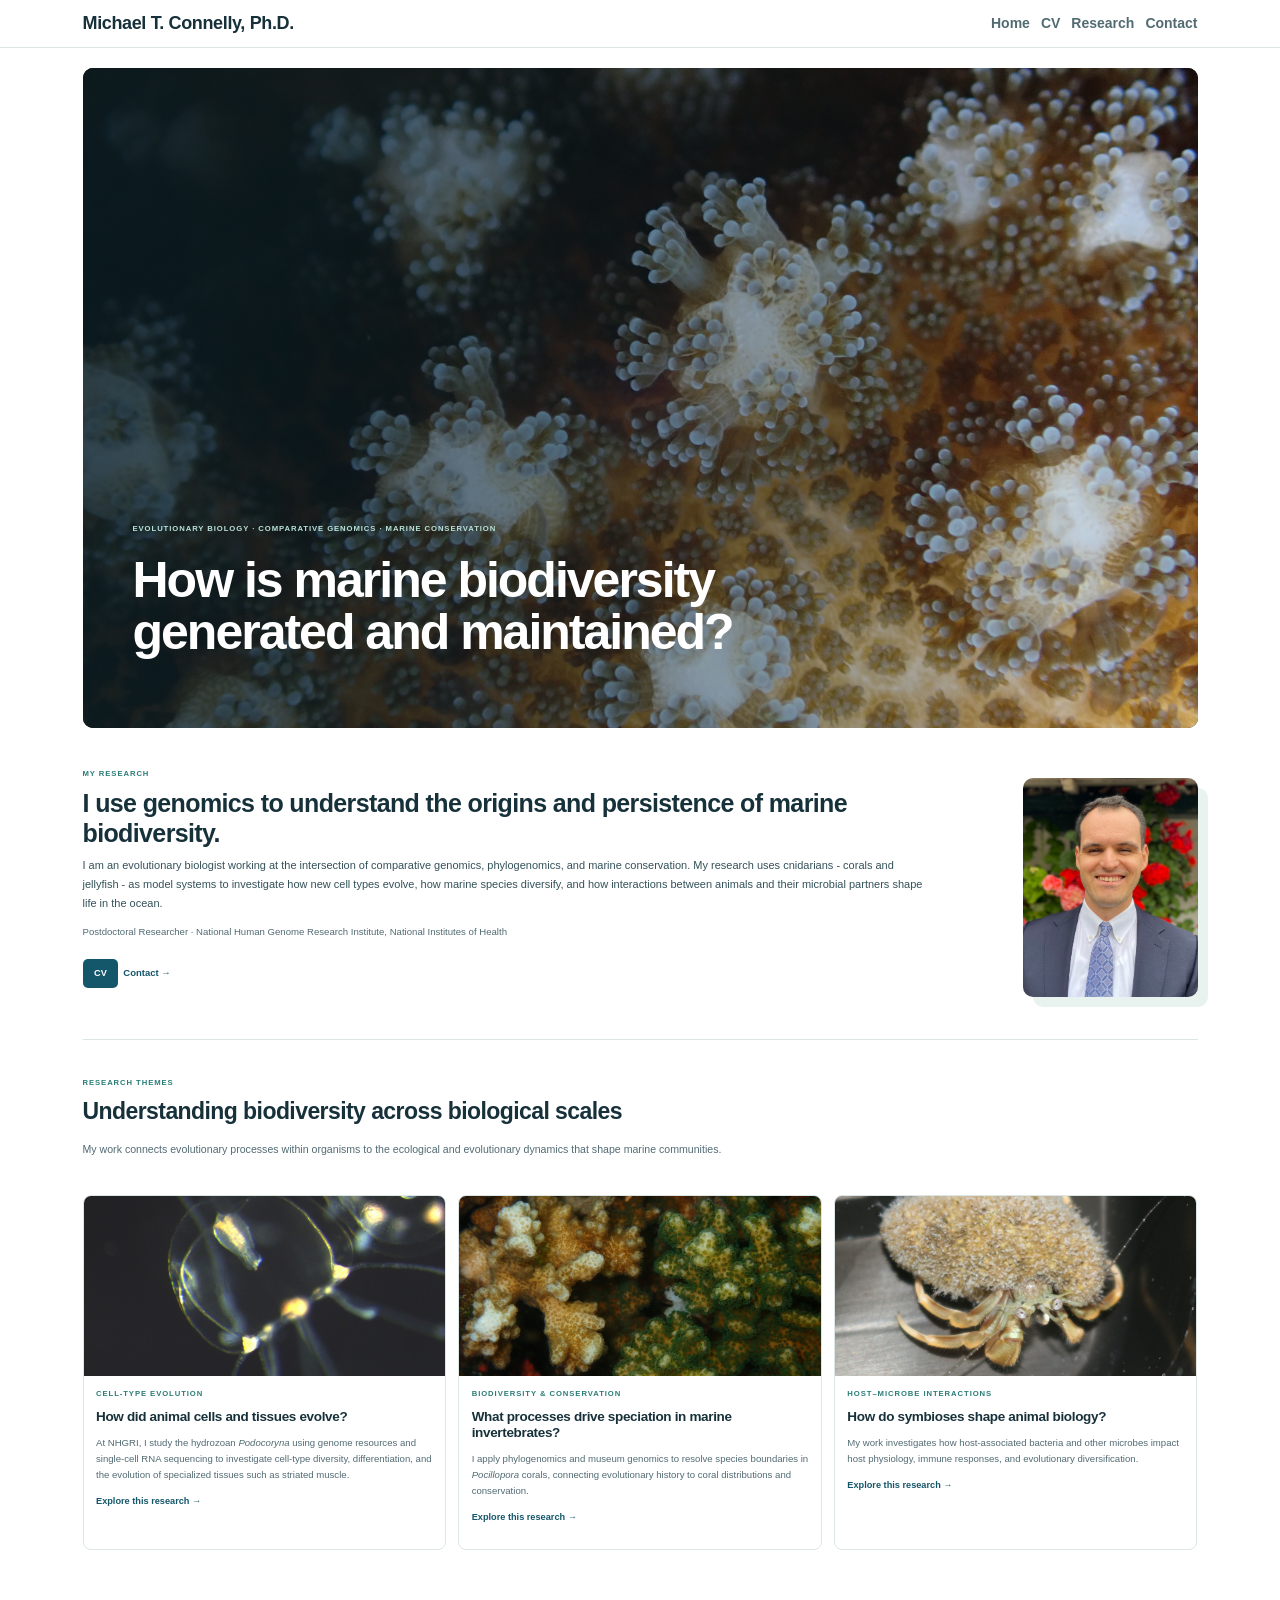
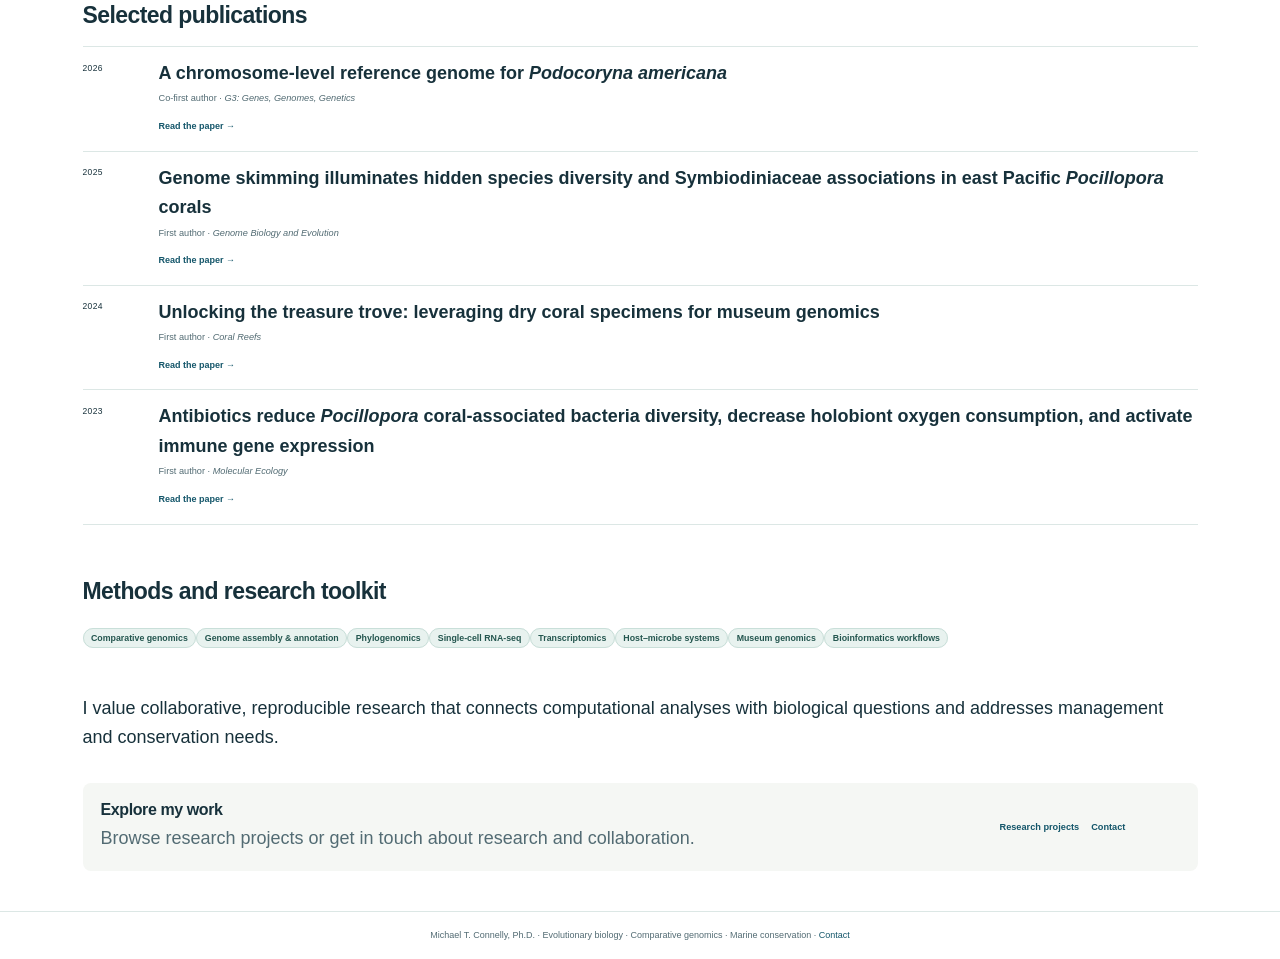
<file: index.html>
<!doctype html>
<html lang="en">
<head>
  <meta charset="utf-8">
  <meta name="viewport" content="width=device-width, initial-scale=1">
  <meta name="description" content="Michael T. Connelly, evolutionary biologist working in comparative genomics, cnidarian cell-type evolution, coral biodiversity, and marine conservation.">
  <title>Michael T. Connelly, Ph.D. | Michael T. Connelly</title>
<script src="site_libs/header-attrs-2.32/header-attrs.js"></script>
<script src="site_libs/jquery-3.6.0/jquery-3.6.0.min.js"></script>
<meta name="viewport" content="width=device-width, initial-scale=1" />
<link href="site_libs/bootstrap-3.3.5/css/bootstrap.min.css" rel="stylesheet" />
<script src="site_libs/bootstrap-3.3.5/js/bootstrap.min.js"></script>
<script src="site_libs/bootstrap-3.3.5/shim/html5shiv.min.js"></script>
<script src="site_libs/bootstrap-3.3.5/shim/respond.min.js"></script>
<style>h1 {font-size: 34px;}
       h1.title {font-size: 38px;}
       h2 {font-size: 30px;}
       h3 {font-size: 24px;}
       h4 {font-size: 18px;}
       h5 {font-size: 16px;}
       h6 {font-size: 12px;}
       code {color: inherit; background-color: rgba(0, 0, 0, 0.04);}
       pre:not([class]) { background-color: white }</style>
<script src="site_libs/navigation-1.1/tabsets.js"></script>
<!-- Google tag (gtag.js) -->
<script async src="https://www.googletagmanager.com/gtag/js?id=G-3F26P0RLC5"></script>
<script>
  window.dataLayer = window.dataLayer || [];
  function gtag(){dataLayer.push(arguments);}
  gtag('js', new Date());

  gtag('config', 'G-3F26P0RLC5');
</script>
<link rel="stylesheet" href="./styles.css">
</head>
<body>
  <header class="site-header">
    <nav class="site-nav" aria-label="Main navigation">
      <a class="site-brand" href="./index.html">Michael T. Connelly, Ph.D.</a>
      <div class="site-nav-links">
        <a href="./index.html">Home</a>
        <a href="./cv.html">CV</a>
        <a href="./projects.html">Research</a>
        <a href="./contact.html">Contact</a>
      </div>
    </nav>
  </header>
  <main class="site-main">
<section class="cover-hero" aria-labelledby="research-question">
<img class="cover-photo" src="images/Pocillopora_polyps.JPG" alt="Close view of living Pocillopora coral polyps extending from the colony surface" />
<div class="cover-shade">

</div>
<div class="cover-copy">
<p class="eyebrow">
Evolutionary biology · Comparative genomics · Marine conservation
</p>
<h1 id="research-question">
How is marine biodiversity generated and maintained?
</h1>
<p class="cover-subtitle">
</p>
</div>
</section>
<section class="intro-panel" aria-labelledby="intro-heading">
<div class="intro-copy">
<p class="eyebrow">
My research
</p>
<h2 id="intro-heading">
I use genomics to understand the origins and persistence of marine
biodiversity.
</h2>
<p>
I am an evolutionary biologist working at the intersection of
comparative genomics, phylogenomics, and marine conservation. My
research uses cnidarians - corals and jellyfish - as model systems to
investigate how new cell types evolve, how marine species diversify, and
how interactions between animals and their microbial partners shape life
in the ocean.
</p>
<p class="hero-role">
Postdoctoral Researcher · National Human Genome Research Institute,
National Institutes of Health
</p>
<div class="hero-links">
<p><a class="button-link" href="./cv.html">CV</a>
<a class="text-link" href="./contact.html">Contact <span
aria-hidden="true">→</span></a></p>
</div>
</div>
<img class="profile-photo" src="images/Mike_headshot_Fagua.jpg" alt="Michael Connelly in the field" />
</section>
<section class="research-overview">
<div class="section-intro">
<p class="eyebrow">
Research themes
</p>
<h2>
Understanding biodiversity across biological scales
</h2>
<p>
My work connects evolutionary processes within organisms to the
ecological and evolutionary dynamics that shape marine communities.
</p>
</div>
<div class="research-grid">
<article class="research-card">
<img src="images/medusa_011.JPG" alt="Medusa in the Podocoryna life cycle" />
<div class="research-card-body">
<p class="card-kicker">
Cell-type evolution
</p>
<h3>
How did animal cells and tissues evolve?
</h3>
<p>
At NHGRI, I study the hydrozoan <em>Podocoryna</em> using genome
resources and single-cell RNA sequencing to investigate cell-type
diversity, differentiation, and the evolution of specialized tissues
such as striated muscle.
</p>
<p><a href="./projects.html#podocoryna">Explore this research <span
aria-hidden="true">→</span></a></p>
</div>
</article>
<article class="research-card">
<img src="images/Pocillopora_SanPedro_Morphs.JPG" alt="Different Pocillopora coral forms from the eastern tropical Pacific" />
<div class="research-card-body">
<p class="card-kicker">
Biodiversity &amp; conservation
</p>
<h3>
What processes drive speciation in marine invertebrates?
</h3>
<p>
I apply phylogenomics and museum genomics to resolve species boundaries
in <em>Pocillopora</em> corals, connecting evolutionary history to coral
distributions and conservation.
</p>
<p><a href="./projects.html#coral-diversity">Explore this research <span
aria-hidden="true">→</span></a></p>
</div>
</article>
<article class="research-card">
<img src="images/Hydroid_hermit.JPG" alt="Hermit crab with symbiotic hydroid community" />
<div class="research-card-body">
<p class="card-kicker">
Host–microbe interactions
</p>
<h3>
How do symbioses shape animal biology?
</h3>
<p>
My work investigates how host-associated bacteria and other microbes
impact host physiology, immune responses, and evolutionary
diversification.
</p>
<p><a href="./projects.html#host-microbes">Explore this research <span
aria-hidden="true">→</span></a></p>
</div>
</article>
</div>
</section>
<div id="selected-publications" class="section level2">
<h2>Selected publications</h2>
<div class="contribution-list">
<div class="contribution">
<span class="contribution-year">2026</span>
<div>
<strong>A chromosome-level reference genome for <em>Podocoryna
americana</em></strong>
<p>
Co-first author · <em>G3: Genes, Genomes, Genetics</em>
</p>
<a href="https://doi.org/10.1093/g3journal/jkag160">Read the paper <span
aria-hidden="true">→</span></a>
</div>
</div>
<div class="contribution">
<span class="contribution-year">2025</span>
<div>
<strong>Genome skimming illuminates hidden species diversity and
Symbiodiniaceae associations in east Pacific <em>Pocillopora</em>
corals</strong>
<p>
First author · <em>Genome Biology and Evolution</em>
</p>
<a href="https://doi.org/10.1093/gbe/evaf235">Read the paper <span
aria-hidden="true">→</span></a>
</div>
</div>
<div class="contribution">
<span class="contribution-year">2024</span>
<div>
<strong>Unlocking the treasure trove: leveraging dry coral specimens for
museum genomics</strong>
<p>
First author · <em>Coral Reefs</em>
</p>
<a href="https://doi.org/10.1007/s00338-024-02525-5">Read the paper
<span aria-hidden="true">→</span></a>
</div>
</div>
<div class="contribution">
<span class="contribution-year">2023</span>
<div>
<strong>Antibiotics reduce <em>Pocillopora</em> coral-associated
bacteria diversity, decrease holobiont oxygen consumption, and activate
immune gene expression</strong>
<p>
First author · <em>Molecular Ecology</em>
</p>
<a href="https://doi.org/10.1111/mec.17049">Read the paper <span
aria-hidden="true">→</span></a>
</div>
</div>
</div>
</div>
<div id="methods-and-research-toolkit" class="section level2">
<h2>Methods and research toolkit</h2>
<div class="skill-list">
<p><span>Comparative genomics</span><span>Genome assembly &amp;
annotation</span><span>Phylogenomics</span><span>Single-cell
RNA-seq</span><span>Transcriptomics</span><span>Host–microbe
systems</span><span>Museum genomics</span><span>Bioinformatics
workflows</span></p>
</div>
<p class="closing-statement">
I value collaborative, reproducible research that connects computational
analyses with biological questions and addresses management and
conservation needs.
</p>
<div class="closing-cta">
<div>
<h2>
Explore my work
</h2>
<p>
Browse research projects or get in touch about research and
collaboration.
</p>
</div>
<div class="cta-links">
<a href="./projects.html">Research
projects</a><a href="./contact.html">Contact</a>
</div>
</div>
</div>
  </main>
  <footer class="site-footer">Michael T. Connelly, Ph.D. · Evolutionary biology · Comparative genomics · Marine conservation · <a href="./contact.html">Contact</a></footer>
</body>
</html>
</file>
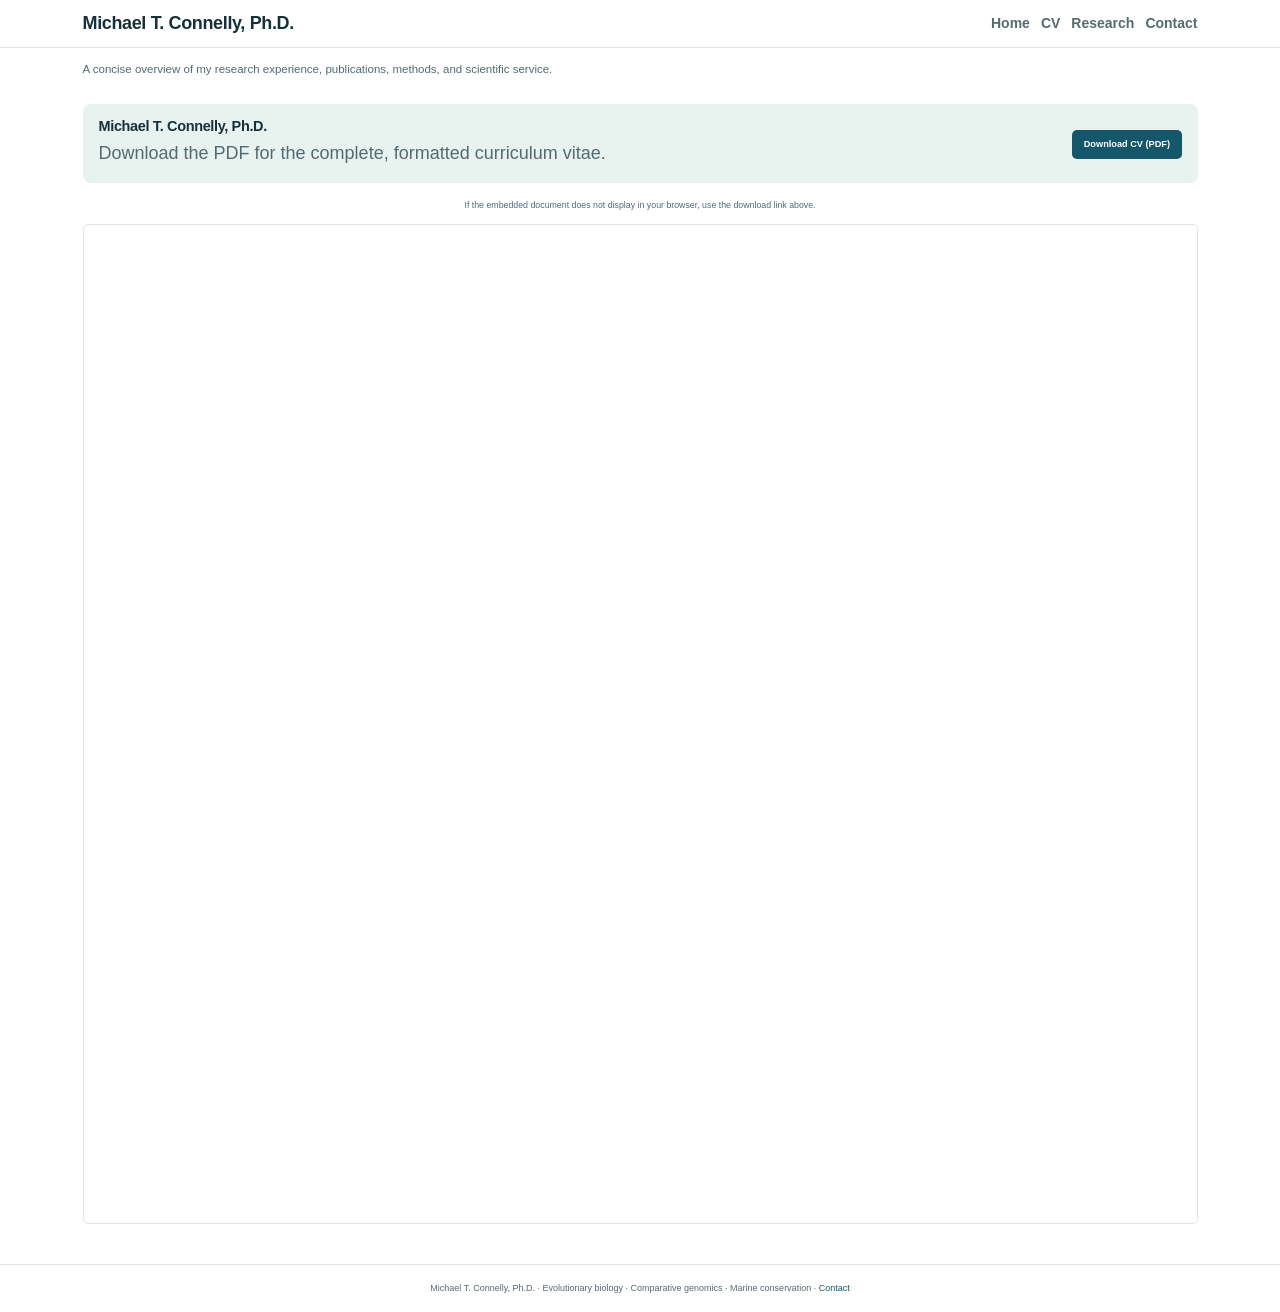
<file: cv.html>
<!doctype html>
<html lang="en">
<head>
  <meta charset="utf-8">
  <meta name="viewport" content="width=device-width, initial-scale=1">
  <meta name="description" content="Michael T. Connelly, evolutionary biologist working in comparative genomics, cnidarian cell-type evolution, coral biodiversity, and marine conservation.">
  <title>Curriculum Vitae | Michael T. Connelly</title>
<script src="site_libs/header-attrs-2.32/header-attrs.js"></script>
<script src="site_libs/jquery-3.6.0/jquery-3.6.0.min.js"></script>
<meta name="viewport" content="width=device-width, initial-scale=1" />
<link href="site_libs/bootstrap-3.3.5/css/bootstrap.min.css" rel="stylesheet" />
<script src="site_libs/bootstrap-3.3.5/js/bootstrap.min.js"></script>
<script src="site_libs/bootstrap-3.3.5/shim/html5shiv.min.js"></script>
<script src="site_libs/bootstrap-3.3.5/shim/respond.min.js"></script>
<style>h1 {font-size: 34px;}
       h1.title {font-size: 38px;}
       h2 {font-size: 30px;}
       h3 {font-size: 24px;}
       h4 {font-size: 18px;}
       h5 {font-size: 16px;}
       h6 {font-size: 12px;}
       code {color: inherit; background-color: rgba(0, 0, 0, 0.04);}
       pre:not([class]) { background-color: white }</style>
<script src="site_libs/navigation-1.1/tabsets.js"></script>
<!-- Google tag (gtag.js) -->
<script async src="https://www.googletagmanager.com/gtag/js?id=G-3F26P0RLC5"></script>
<script>
  window.dataLayer = window.dataLayer || [];
  function gtag(){dataLayer.push(arguments);}
  gtag('js', new Date());

  gtag('config', 'G-3F26P0RLC5');
</script>
<link rel="stylesheet" href="./styles.css">
</head>
<body>
  <header class="site-header">
    <nav class="site-nav" aria-label="Main navigation">
      <a class="site-brand" href="./index.html">Michael T. Connelly, Ph.D.</a>
      <div class="site-nav-links">
        <a href="./index.html">Home</a>
        <a href="./cv.html">CV</a>
        <a href="./projects.html">Research</a>
        <a href="./contact.html">Contact</a>
      </div>
    </nav>
  </header>
  <main class="site-main">
<p class="page-lede">
A concise overview of my research experience, publications, methods, and
scientific service.
</p>
<div class="cv-download">
<div>
<h2>
Michael T. Connelly, Ph.D.
</h2>
<p>
Download the PDF for the complete, formatted curriculum vitae.
</p>
</div>
<p><a class="button-link" href="./pdfs/MichaelConnelly_CV.pdf" target="_blank" rel="noopener">Download
CV (PDF)</a></p>
</div>
<p class="small-note">
If the embedded document does not display in your browser, use the
download link above.
</p>
<iframe class="cv-frame" src="./pdfs/MichaelConnelly_CV.pdf" title="Michael T. Connelly curriculum vitae" loading="lazy">
</iframe>
  </main>
  <footer class="site-footer">Michael T. Connelly, Ph.D. · Evolutionary biology · Comparative genomics · Marine conservation · <a href="./contact.html">Contact</a></footer>
</body>
</html>
</file>
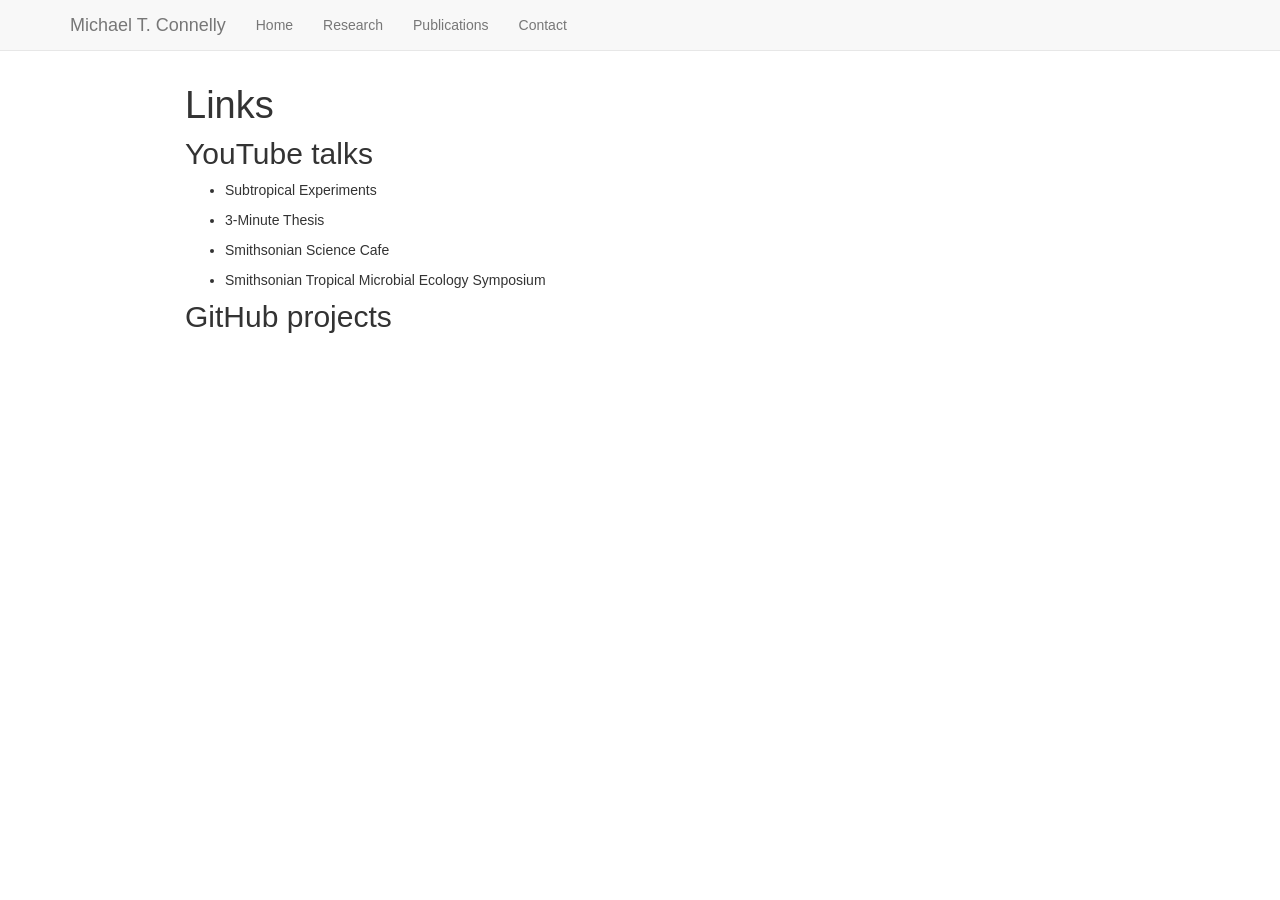
<file: links.html>
<!DOCTYPE html>

<html>

<head>

<meta charset="utf-8" />
<meta name="generator" content="pandoc" />
<meta http-equiv="X-UA-Compatible" content="IE=EDGE" />




<title>Links</title>

<script src="site_libs/header-attrs-2.14/header-attrs.js"></script>
<script src="site_libs/jquery-3.6.0/jquery-3.6.0.min.js"></script>
<meta name="viewport" content="width=device-width, initial-scale=1" />
<link href="site_libs/bootstrap-3.3.5/css/bootstrap.min.css" rel="stylesheet" />
<script src="site_libs/bootstrap-3.3.5/js/bootstrap.min.js"></script>
<script src="site_libs/bootstrap-3.3.5/shim/html5shiv.min.js"></script>
<script src="site_libs/bootstrap-3.3.5/shim/respond.min.js"></script>
<style>h1 {font-size: 34px;}
       h1.title {font-size: 38px;}
       h2 {font-size: 30px;}
       h3 {font-size: 24px;}
       h4 {font-size: 18px;}
       h5 {font-size: 16px;}
       h6 {font-size: 12px;}
       code {color: inherit; background-color: rgba(0, 0, 0, 0.04);}
       pre:not([class]) { background-color: white }</style>
<script src="site_libs/navigation-1.1/tabsets.js"></script>
<link href="site_libs/highlightjs-9.12.0/default.css" rel="stylesheet" />
<script src="site_libs/highlightjs-9.12.0/highlight.js"></script>

<style type="text/css">
  code{white-space: pre-wrap;}
  span.smallcaps{font-variant: small-caps;}
  span.underline{text-decoration: underline;}
  div.column{display: inline-block; vertical-align: top; width: 50%;}
  div.hanging-indent{margin-left: 1.5em; text-indent: -1.5em;}
  ul.task-list{list-style: none;}
    </style>

<style type="text/css">code{white-space: pre;}</style>
<script type="text/javascript">
if (window.hljs) {
  hljs.configure({languages: []});
  hljs.initHighlightingOnLoad();
  if (document.readyState && document.readyState === "complete") {
    window.setTimeout(function() { hljs.initHighlighting(); }, 0);
  }
}
</script>









<style type = "text/css">
.main-container {
  max-width: 940px;
  margin-left: auto;
  margin-right: auto;
}
img {
  max-width:100%;
}
.tabbed-pane {
  padding-top: 12px;
}
.html-widget {
  margin-bottom: 20px;
}
button.code-folding-btn:focus {
  outline: none;
}
summary {
  display: list-item;
}
details > summary > p:only-child {
  display: inline;
}
pre code {
  padding: 0;
}
</style>


<style type="text/css">
.dropdown-submenu {
  position: relative;
}
.dropdown-submenu>.dropdown-menu {
  top: 0;
  left: 100%;
  margin-top: -6px;
  margin-left: -1px;
  border-radius: 0 6px 6px 6px;
}
.dropdown-submenu:hover>.dropdown-menu {
  display: block;
}
.dropdown-submenu>a:after {
  display: block;
  content: " ";
  float: right;
  width: 0;
  height: 0;
  border-color: transparent;
  border-style: solid;
  border-width: 5px 0 5px 5px;
  border-left-color: #cccccc;
  margin-top: 5px;
  margin-right: -10px;
}
.dropdown-submenu:hover>a:after {
  border-left-color: #adb5bd;
}
.dropdown-submenu.pull-left {
  float: none;
}
.dropdown-submenu.pull-left>.dropdown-menu {
  left: -100%;
  margin-left: 10px;
  border-radius: 6px 0 6px 6px;
}
</style>

<script type="text/javascript">
// manage active state of menu based on current page
$(document).ready(function () {
  // active menu anchor
  href = window.location.pathname
  href = href.substr(href.lastIndexOf('/') + 1)
  if (href === "")
    href = "index.html";
  var menuAnchor = $('a[href="' + href + '"]');

  // mark it active
  menuAnchor.tab('show');

  // if it's got a parent navbar menu mark it active as well
  menuAnchor.closest('li.dropdown').addClass('active');

  // Navbar adjustments
  var navHeight = $(".navbar").first().height() + 15;
  var style = document.createElement('style');
  var pt = "padding-top: " + navHeight + "px; ";
  var mt = "margin-top: -" + navHeight + "px; ";
  var css = "";
  // offset scroll position for anchor links (for fixed navbar)
  for (var i = 1; i <= 6; i++) {
    css += ".section h" + i + "{ " + pt + mt + "}\n";
  }
  style.innerHTML = "body {" + pt + "padding-bottom: 40px; }\n" + css;
  document.head.appendChild(style);
});
</script>

<!-- tabsets -->

<style type="text/css">
.tabset-dropdown > .nav-tabs {
  display: inline-table;
  max-height: 500px;
  min-height: 44px;
  overflow-y: auto;
  border: 1px solid #ddd;
  border-radius: 4px;
}

.tabset-dropdown > .nav-tabs > li.active:before {
  content: "";
  font-family: 'Glyphicons Halflings';
  display: inline-block;
  padding: 10px;
  border-right: 1px solid #ddd;
}

.tabset-dropdown > .nav-tabs.nav-tabs-open > li.active:before {
  content: "&#xe258;";
  border: none;
}

.tabset-dropdown > .nav-tabs.nav-tabs-open:before {
  content: "";
  font-family: 'Glyphicons Halflings';
  display: inline-block;
  padding: 10px;
  border-right: 1px solid #ddd;
}

.tabset-dropdown > .nav-tabs > li.active {
  display: block;
}

.tabset-dropdown > .nav-tabs > li > a,
.tabset-dropdown > .nav-tabs > li > a:focus,
.tabset-dropdown > .nav-tabs > li > a:hover {
  border: none;
  display: inline-block;
  border-radius: 4px;
  background-color: transparent;
}

.tabset-dropdown > .nav-tabs.nav-tabs-open > li {
  display: block;
  float: none;
}

.tabset-dropdown > .nav-tabs > li {
  display: none;
}
</style>

<!-- code folding -->




</head>

<body>


<div class="container-fluid main-container">




<div class="navbar navbar-default  navbar-fixed-top" role="navigation">
  <div class="container">
    <div class="navbar-header">
      <button type="button" class="navbar-toggle collapsed" data-toggle="collapse" data-bs-toggle="collapse" data-target="#navbar" data-bs-target="#navbar">
        <span class="icon-bar"></span>
        <span class="icon-bar"></span>
        <span class="icon-bar"></span>
      </button>
      <a class="navbar-brand" href="index.html">Michael T. Connelly</a>
    </div>
    <div id="navbar" class="navbar-collapse collapse">
      <ul class="nav navbar-nav">
        <li>
  <a href="index.html">Home</a>
</li>
<li>
  <a href="research.html">Research</a>
</li>
<li>
  <a href="publications.html">Publications</a>
</li>
<li>
  <a href="contact.html">Contact</a>
</li>
      </ul>
      <ul class="nav navbar-nav navbar-right">
        
      </ul>
    </div><!--/.nav-collapse -->
  </div><!--/.container -->
</div><!--/.navbar -->

<div id="header">



<h1 class="title toc-ignore">Links</h1>

</div>


<div id="youtube-talks" class="section level2">
<h2>YouTube talks</h2>
<ul>
<li><p>Subtropical Experiments</p></li>
<li><p>3-Minute Thesis</p></li>
<li><p>Smithsonian Science Cafe</p></li>
<li><p>Smithsonian Tropical Microbial Ecology Symposium</p></li>
</ul>
</div>
<div id="github-projects" class="section level2">
<h2>GitHub projects</h2>
</div>




</div>

<script>

// add bootstrap table styles to pandoc tables
function bootstrapStylePandocTables() {
  $('tr.odd').parent('tbody').parent('table').addClass('table table-condensed');
}
$(document).ready(function () {
  bootstrapStylePandocTables();
});


</script>

<!-- tabsets -->

<script>
$(document).ready(function () {
  window.buildTabsets("TOC");
});

$(document).ready(function () {
  $('.tabset-dropdown > .nav-tabs > li').click(function () {
    $(this).parent().toggleClass('nav-tabs-open');
  });
});
</script>

<!-- code folding -->


<!-- dynamically load mathjax for compatibility with self-contained -->
<script>
  (function () {
    var script = document.createElement("script");
    script.type = "text/javascript";
    script.src  = "https://mathjax.rstudio.com/latest/MathJax.js?config=TeX-AMS-MML_HTMLorMML";
    document.getElementsByTagName("head")[0].appendChild(script);
  })();
</script>

</body>
</html>
</file>
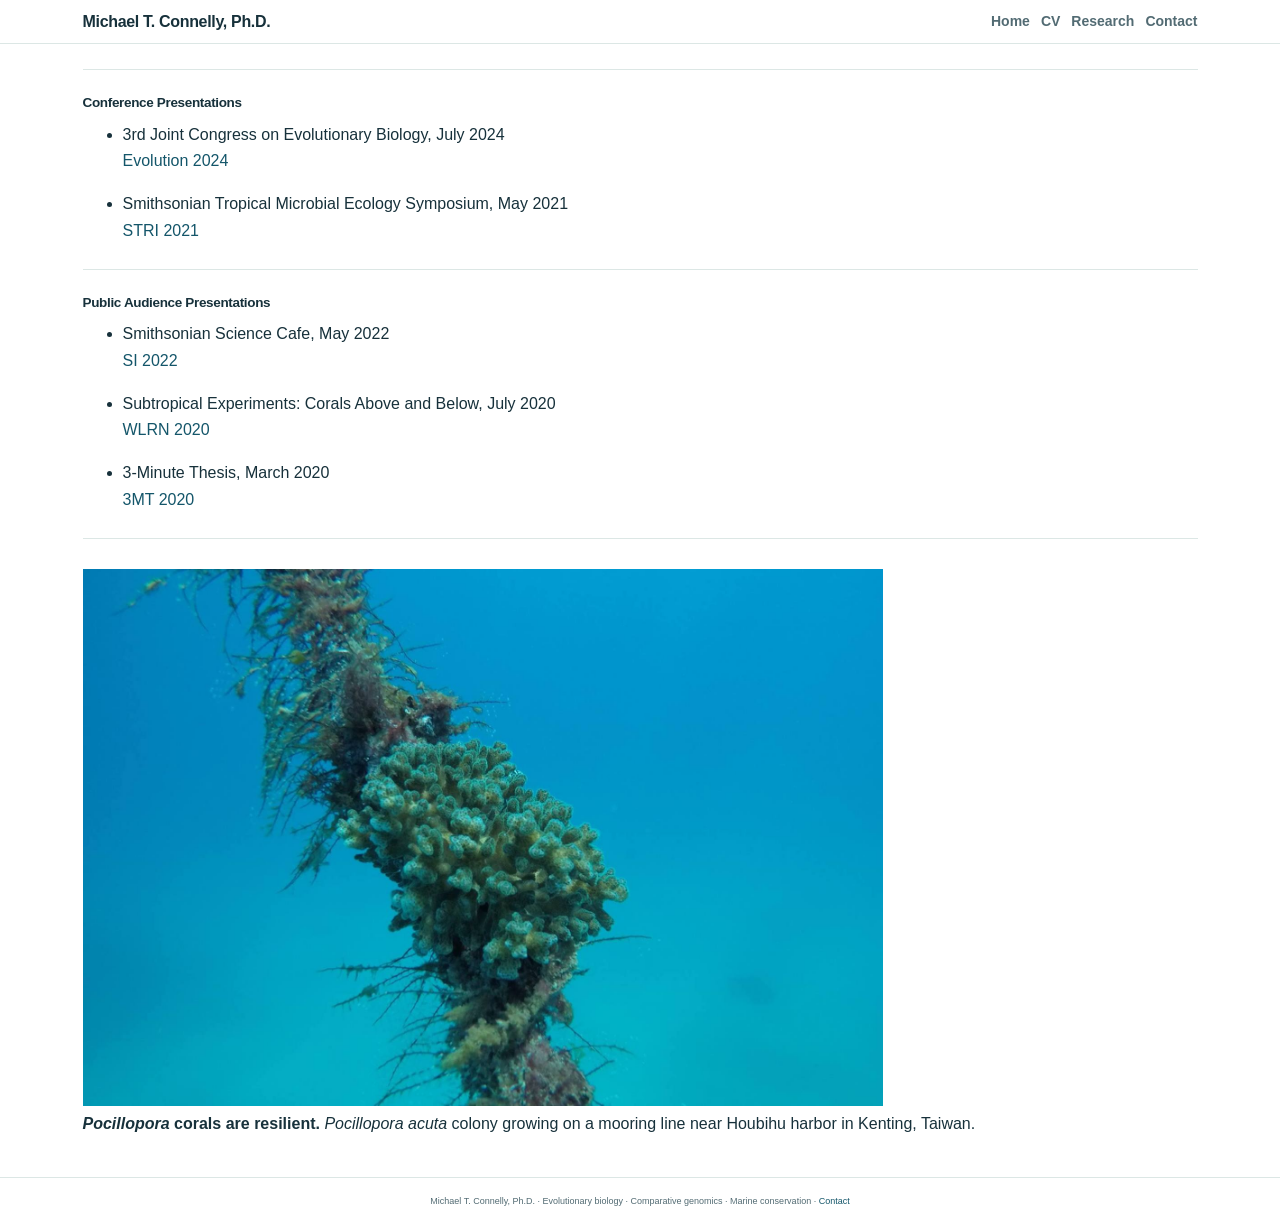
<file: presentations.html>
<!doctype html>
<html lang="en">
<head>
  <meta charset="utf-8">
  <meta name="viewport" content="width=device-width, initial-scale=1">
  <meta name="description" content="Michael T. Connelly, evolutionary biologist working in comparative genomics, cnidarian cell-type evolution, coral biodiversity, and marine conservation.">
  <title>Presentations | Michael T. Connelly</title>
<script src="site_libs/header-attrs-2.32/header-attrs.js"></script>
<script src="site_libs/jquery-3.6.0/jquery-3.6.0.min.js"></script>
<meta name="viewport" content="width=device-width, initial-scale=1" />
<link href="site_libs/bootstrap-3.3.5/css/bootstrap.min.css" rel="stylesheet" />
<script src="site_libs/bootstrap-3.3.5/js/bootstrap.min.js"></script>
<script src="site_libs/bootstrap-3.3.5/shim/html5shiv.min.js"></script>
<script src="site_libs/bootstrap-3.3.5/shim/respond.min.js"></script>
<style>h1 {font-size: 34px;}
       h1.title {font-size: 38px;}
       h2 {font-size: 30px;}
       h3 {font-size: 24px;}
       h4 {font-size: 18px;}
       h5 {font-size: 16px;}
       h6 {font-size: 12px;}
       code {color: inherit; background-color: rgba(0, 0, 0, 0.04);}
       pre:not([class]) { background-color: white }</style>
<script src="site_libs/navigation-1.1/tabsets.js"></script>
<!-- Google tag (gtag.js) -->
<script async src="https://www.googletagmanager.com/gtag/js?id=G-3F26P0RLC5"></script>
<script>
  window.dataLayer = window.dataLayer || [];
  function gtag(){dataLayer.push(arguments);}
  gtag('js', new Date());

  gtag('config', 'G-3F26P0RLC5');
</script>
<link rel="stylesheet" href="./styles.css">
</head>
<body>
  <header class="site-header">
    <nav class="site-nav" aria-label="Main navigation">
      <a class="site-brand" href="./index.html">Michael T. Connelly, Ph.D.</a>
      <div class="site-nav-links">
        <a href="./index.html">Home</a>
        <a href="./cv.html">CV</a>
        <a href="./projects.html">Research</a>
        <a href="./contact.html">Contact</a>
      </div>
    </nav>
  </header>
  <main class="site-main">
<style type="text/css">

body, td {
   font-size: 16px;
}
</style>
<hr />
<div id="conference-presentations" class="section level3">
<h3>Conference Presentations</h3>
<ul>
<li><p>3rd Joint Congress on Evolutionary Biology, July 2024<br />
<a
href="https://youtu.be/Md7D4jyhMNs?si=CyZNwse9mHQmVd8V&amp;t=7608">Evolution
2024</a></p></li>
<li><p>Smithsonian Tropical Microbial Ecology Symposium, May 2021<br />
<a href="https://youtu.be/RsbAOBP1lZY">STRI 2021</a></p></li>
</ul>
<hr />
</div>
<div id="public-audience-presentations" class="section level3">
<h3>Public Audience Presentations</h3>
<ul>
<li><p>Smithsonian Science Cafe, May 2022<br />
<a href="https://youtu.be/TS_mhT6FOdA?t=1660">SI 2022</a></p></li>
<li><p>Subtropical Experiments: Corals Above and Below, July 2020<br />
<a href="https://youtu.be/ksZ_jfji86M?t=1381">WLRN 2020</a></p></li>
<li><p>3-Minute Thesis, March 2020<br />
<a href="https://youtu.be/7HzH5N05cMI?t=300">3MT 2020</a></p></li>
</ul>
<hr />
<div class="float">
<img src="images/Pocillopora_Houbihu_Rope.JPG"
style="margin: 5px 5px 5px 0" align="center" width="800"
alt="Pocillopora corals are resilient. Pocillopora acuta colony growing on a mooring line near Houbihu harbor in Kenting, Taiwan." />
<div class="figcaption"><strong><em>Pocillopora</em> corals are
resilient.</strong> <em>Pocillopora acuta</em> colony growing on a
mooring line near Houbihu harbor in Kenting, Taiwan.</div>
</div>
</div>
  </main>
  <footer class="site-footer">Michael T. Connelly, Ph.D. · Evolutionary biology · Comparative genomics · Marine conservation · <a href="./contact.html">Contact</a></footer>
</body>
</html>
</file>
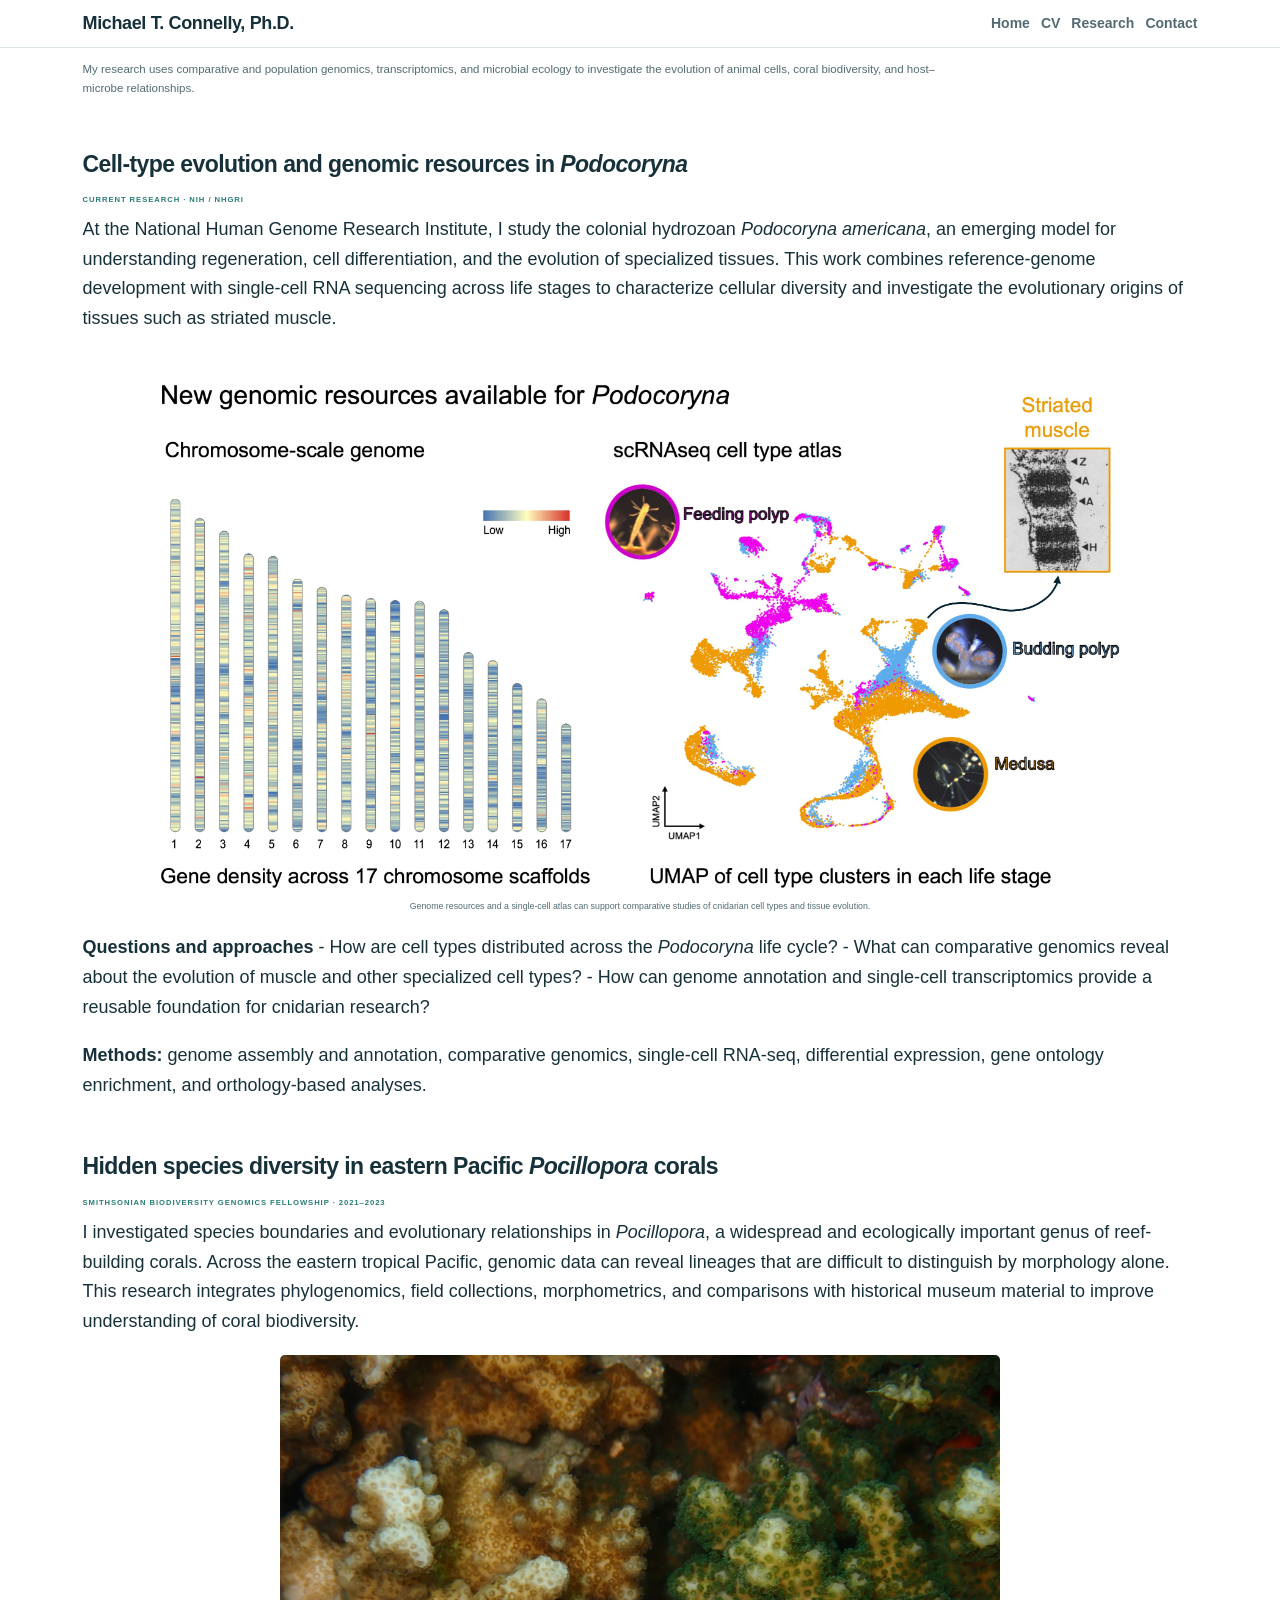
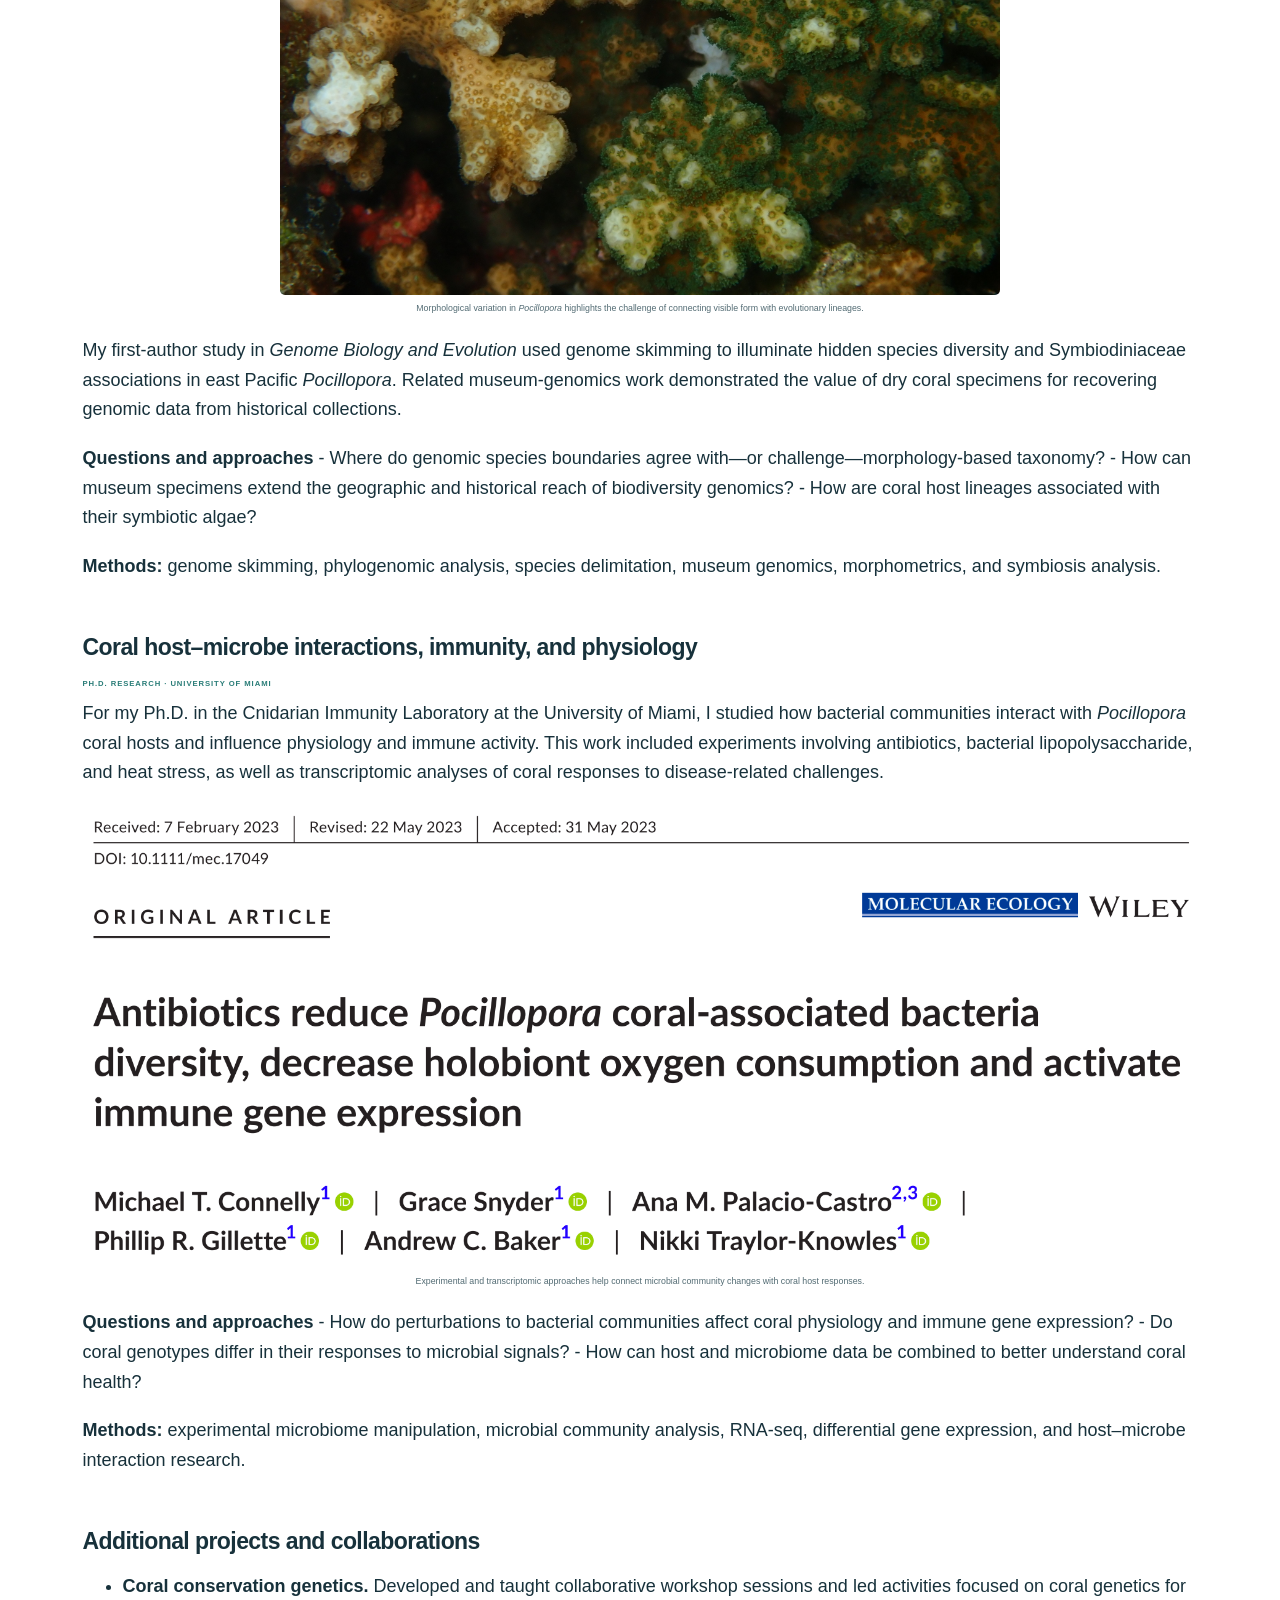
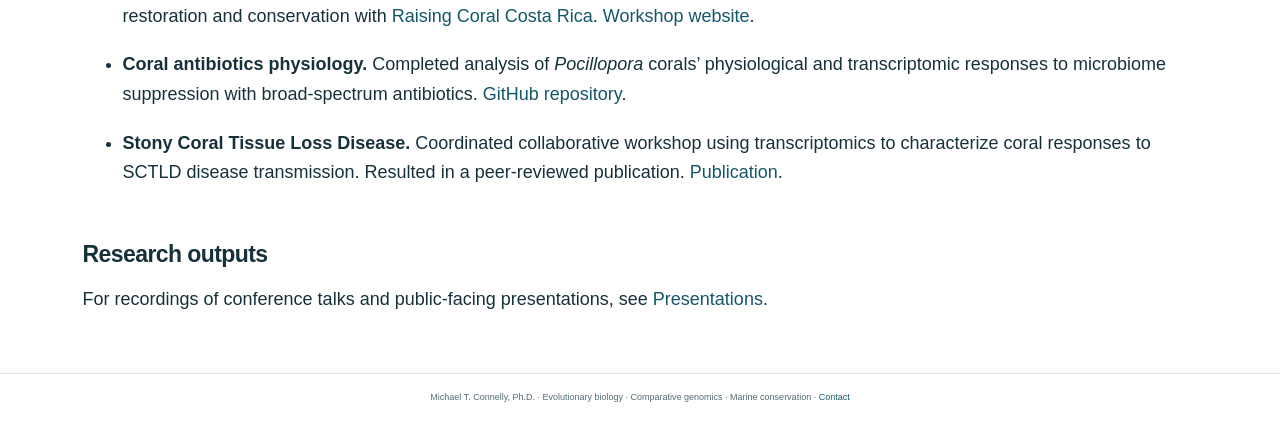
<file: projects.html>
<!doctype html>
<html lang="en">
<head>
  <meta charset="utf-8">
  <meta name="viewport" content="width=device-width, initial-scale=1">
  <meta name="description" content="Michael T. Connelly, evolutionary biologist working in comparative genomics, cnidarian cell-type evolution, coral biodiversity, and marine conservation.">
  <title>Research Projects | Michael T. Connelly</title>
<script src="site_libs/header-attrs-2.32/header-attrs.js"></script>
<script src="site_libs/jquery-3.6.0/jquery-3.6.0.min.js"></script>
<meta name="viewport" content="width=device-width, initial-scale=1" />
<link href="site_libs/bootstrap-3.3.5/css/bootstrap.min.css" rel="stylesheet" />
<script src="site_libs/bootstrap-3.3.5/js/bootstrap.min.js"></script>
<script src="site_libs/bootstrap-3.3.5/shim/html5shiv.min.js"></script>
<script src="site_libs/bootstrap-3.3.5/shim/respond.min.js"></script>
<style>h1 {font-size: 34px;}
       h1.title {font-size: 38px;}
       h2 {font-size: 30px;}
       h3 {font-size: 24px;}
       h4 {font-size: 18px;}
       h5 {font-size: 16px;}
       h6 {font-size: 12px;}
       code {color: inherit; background-color: rgba(0, 0, 0, 0.04);}
       pre:not([class]) { background-color: white }</style>
<script src="site_libs/navigation-1.1/tabsets.js"></script>
<!-- Google tag (gtag.js) -->
<script async src="https://www.googletagmanager.com/gtag/js?id=G-3F26P0RLC5"></script>
<script>
  window.dataLayer = window.dataLayer || [];
  function gtag(){dataLayer.push(arguments);}
  gtag('js', new Date());

  gtag('config', 'G-3F26P0RLC5');
</script>
<link rel="stylesheet" href="./styles.css">
</head>
<body>
  <header class="site-header">
    <nav class="site-nav" aria-label="Main navigation">
      <a class="site-brand" href="./index.html">Michael T. Connelly, Ph.D.</a>
      <div class="site-nav-links">
        <a href="./index.html">Home</a>
        <a href="./cv.html">CV</a>
        <a href="./projects.html">Research</a>
        <a href="./contact.html">Contact</a>
      </div>
    </nav>
  </header>
  <main class="site-main">
<p class="page-lede">
My research uses comparative and population genomics, transcriptomics,
and microbial ecology to investigate the evolution of animal cells,
coral biodiversity, and host–microbe relationships.
</p>
<div id="cell-type-evolution-and-genomic-resources-in-podocoryna"
class="section level2">
<h2><span id="podocoryna"></span>Cell-type evolution and genomic
resources in <em>Podocoryna</em></h2>
<p class="eyebrow">
Current research · NIH / NHGRI
</p>
<p>At the National Human Genome Research Institute, I study the colonial
hydrozoan <em>Podocoryna americana</em>, an emerging model for
understanding regeneration, cell differentiation, and the evolution of
specialized tissues. This work combines reference-genome development
with single-cell RNA sequencing across life stages to characterize
cellular diversity and investigate the evolutionary origins of tissues
such as striated muscle.</p>
<div class="project-image">
<img src="images/podocoryna_genomic_resources.JPG" alt="Genomic resources and research overview for Podocoryna" />
<p class="image-caption">
Genome resources and a single-cell atlas can support comparative studies
of cnidarian cell types and tissue evolution.
</p>
</div>
<p><strong>Questions and approaches</strong> - How are cell types
distributed across the <em>Podocoryna</em> life cycle? - What can
comparative genomics reveal about the evolution of muscle and other
specialized cell types? - How can genome annotation and single-cell
transcriptomics provide a reusable foundation for cnidarian
research?</p>
<p><strong>Methods:</strong> genome assembly and annotation, comparative
genomics, single-cell RNA-seq, differential expression, gene ontology
enrichment, and orthology-based analyses.</p>
</div>
<div id="hidden-species-diversity-in-eastern-pacific-pocillopora-corals"
class="section level2">
<h2><span id="coral-diversity"></span>Hidden species diversity in
eastern Pacific <em>Pocillopora</em> corals</h2>
<p class="eyebrow">
Smithsonian Biodiversity Genomics Fellowship · 2021–2023
</p>
<p>I investigated species boundaries and evolutionary relationships in
<em>Pocillopora</em>, a widespread and ecologically important genus of
reef-building corals. Across the eastern tropical Pacific, genomic data
can reveal lineages that are difficult to distinguish by morphology
alone. This research integrates phylogenomics, field collections,
morphometrics, and comparisons with historical museum material to
improve understanding of coral biodiversity.</p>
<div class="project-image">
<img src="images/Pocillopora_SanPedro_Morphs.JPG" alt="Variation in Pocillopora coral forms from Isla San Pedro, Panama" />
<p class="image-caption">
Morphological variation in <em>Pocillopora</em> highlights the challenge
of connecting visible form with evolutionary lineages.
</p>
</div>
<p>My first-author study in <em>Genome Biology and Evolution</em> used
genome skimming to illuminate hidden species diversity and
Symbiodiniaceae associations in east Pacific <em>Pocillopora</em>.
Related museum-genomics work demonstrated the value of dry coral
specimens for recovering genomic data from historical collections.</p>
<p><strong>Questions and approaches</strong> - Where do genomic species
boundaries agree with—or challenge—morphology-based taxonomy? - How can
museum specimens extend the geographic and historical reach of
biodiversity genomics? - How are coral host lineages associated with
their symbiotic algae?</p>
<p><strong>Methods:</strong> genome skimming, phylogenomic analysis,
species delimitation, museum genomics, morphometrics, and symbiosis
analysis.</p>
</div>
<div id="coral-hostmicrobe-interactions-immunity-and-physiology"
class="section level2">
<h2><span id="host-microbes"></span>Coral host–microbe interactions,
immunity, and physiology</h2>
<p class="eyebrow">
Ph.D. research · University of Miami
</p>
<p>For my Ph.D. in the Cnidarian Immunity Laboratory at the University
of Miami, I studied how bacterial communities interact with
<em>Pocillopora</em> coral hosts and influence physiology and immune
activity. This work included experiments involving antibiotics,
bacterial lipopolysaccharide, and heat stress, as well as transcriptomic
analyses of coral responses to disease-related challenges.</p>
<div class="project-image">
<img src="images/Connelly2023.PNG" alt="Figure from research on antibiotics, coral-associated bacteria, physiology, and immune gene expression" />
<p class="image-caption">
Experimental and transcriptomic approaches help connect microbial
community changes with coral host responses.
</p>
</div>
<p><strong>Questions and approaches</strong> - How do perturbations to
bacterial communities affect coral physiology and immune gene
expression? - Do coral genotypes differ in their responses to microbial
signals? - How can host and microbiome data be combined to better
understand coral health?</p>
<p><strong>Methods:</strong> experimental microbiome manipulation,
microbial community analysis, RNA-seq, differential gene expression, and
host–microbe interaction research.</p>
</div>
<div id="additional-projects-and-collaborations" class="section level2">
<h2>Additional projects and collaborations</h2>
<ul>
<li><p><strong>Coral conservation genetics.</strong> Developed and
taught collaborative workshop sessions and led activities focused on
coral genetics for restoration and conservation with <a
href="https://www.raisingcoral.org/">Raising Coral Costa Rica</a>. <a
href="https://michaeltconnelly.github.io/RaisingCoral_CoralGeneticsWorkshop_2022/">Workshop
website</a>.</p></li>
<li><p><strong>Coral antibiotics physiology.</strong> Completed analysis
of <em>Pocillopora</em> corals’ physiological and transcriptomic
responses to microbiome suppression with broad-spectrum antibiotics. <a
href="https://github.com/michaeltconnelly/coral_antibiotics_physiology">GitHub
repository</a>.</p></li>
<li><p><strong>Stony Coral Tissue Loss Disease.</strong> Coordinated
collaborative workshop using transcriptomics to characterize coral
responses to SCTLD disease transmission. Resulted in a peer-reviewed
publication. <a
href="https://doi.org/10.3389/fmars.2021.681563">Publication</a>.</p></li>
</ul>
</div>
<div id="research-outputs" class="section level2">
<h2>Research outputs</h2>
<p>For recordings of conference talks and public-facing presentations,
see <a href="./presentations.html">Presentations</a>.</p>
</div>
  </main>
  <footer class="site-footer">Michael T. Connelly, Ph.D. · Evolutionary biology · Comparative genomics · Marine conservation · <a href="./contact.html">Contact</a></footer>
</body>
</html>
</file>
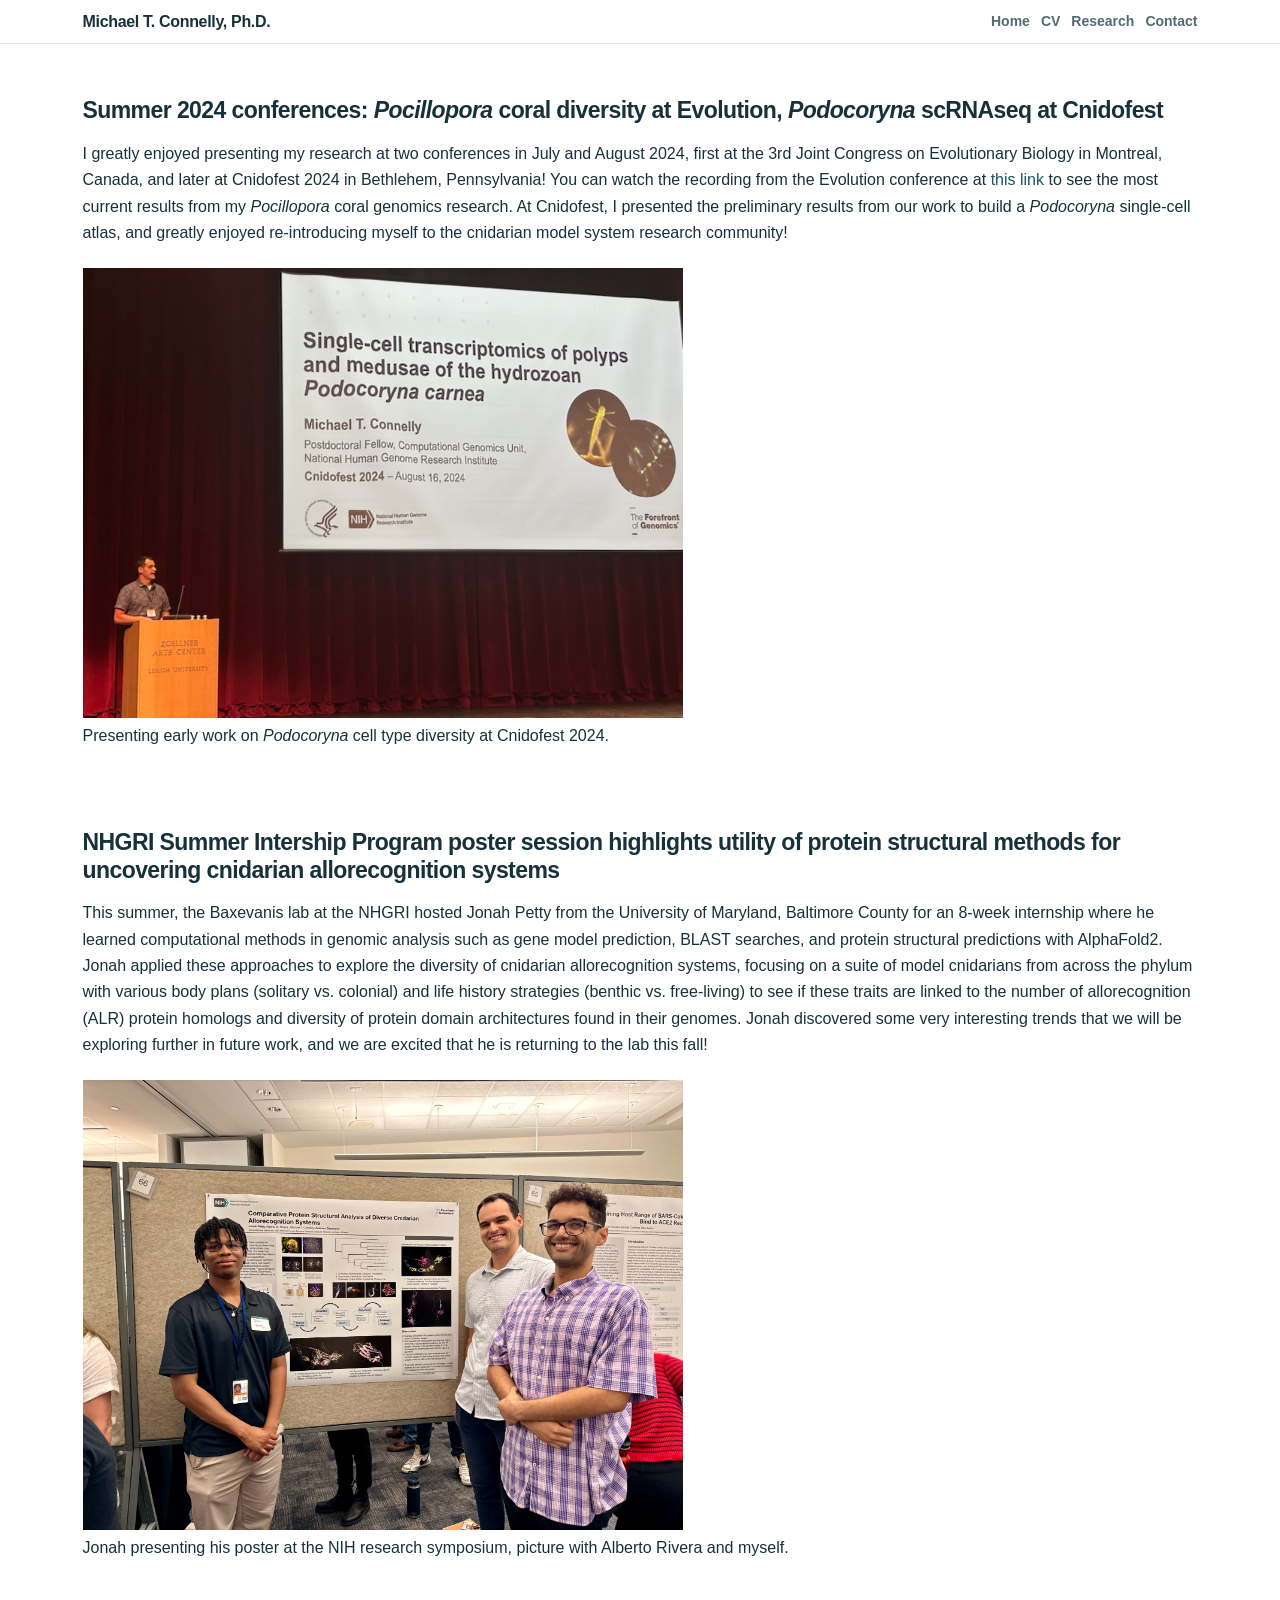
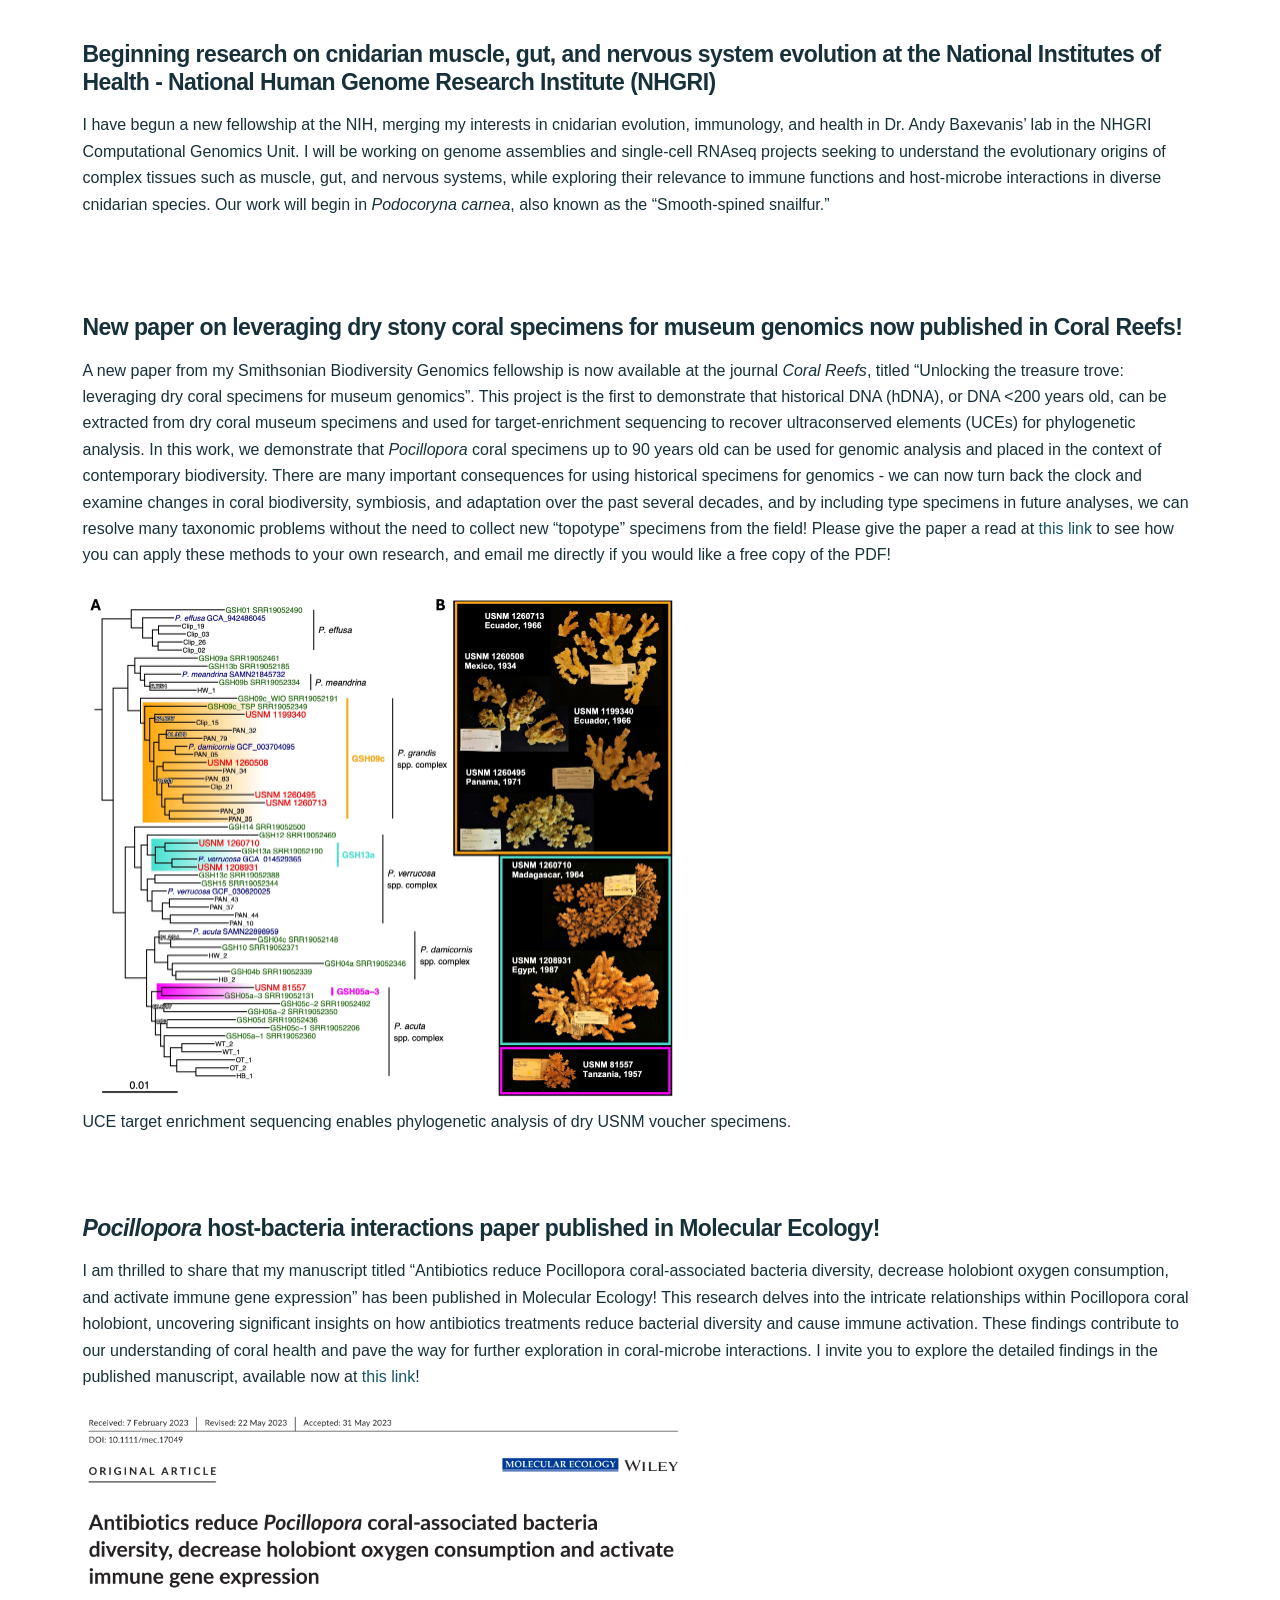
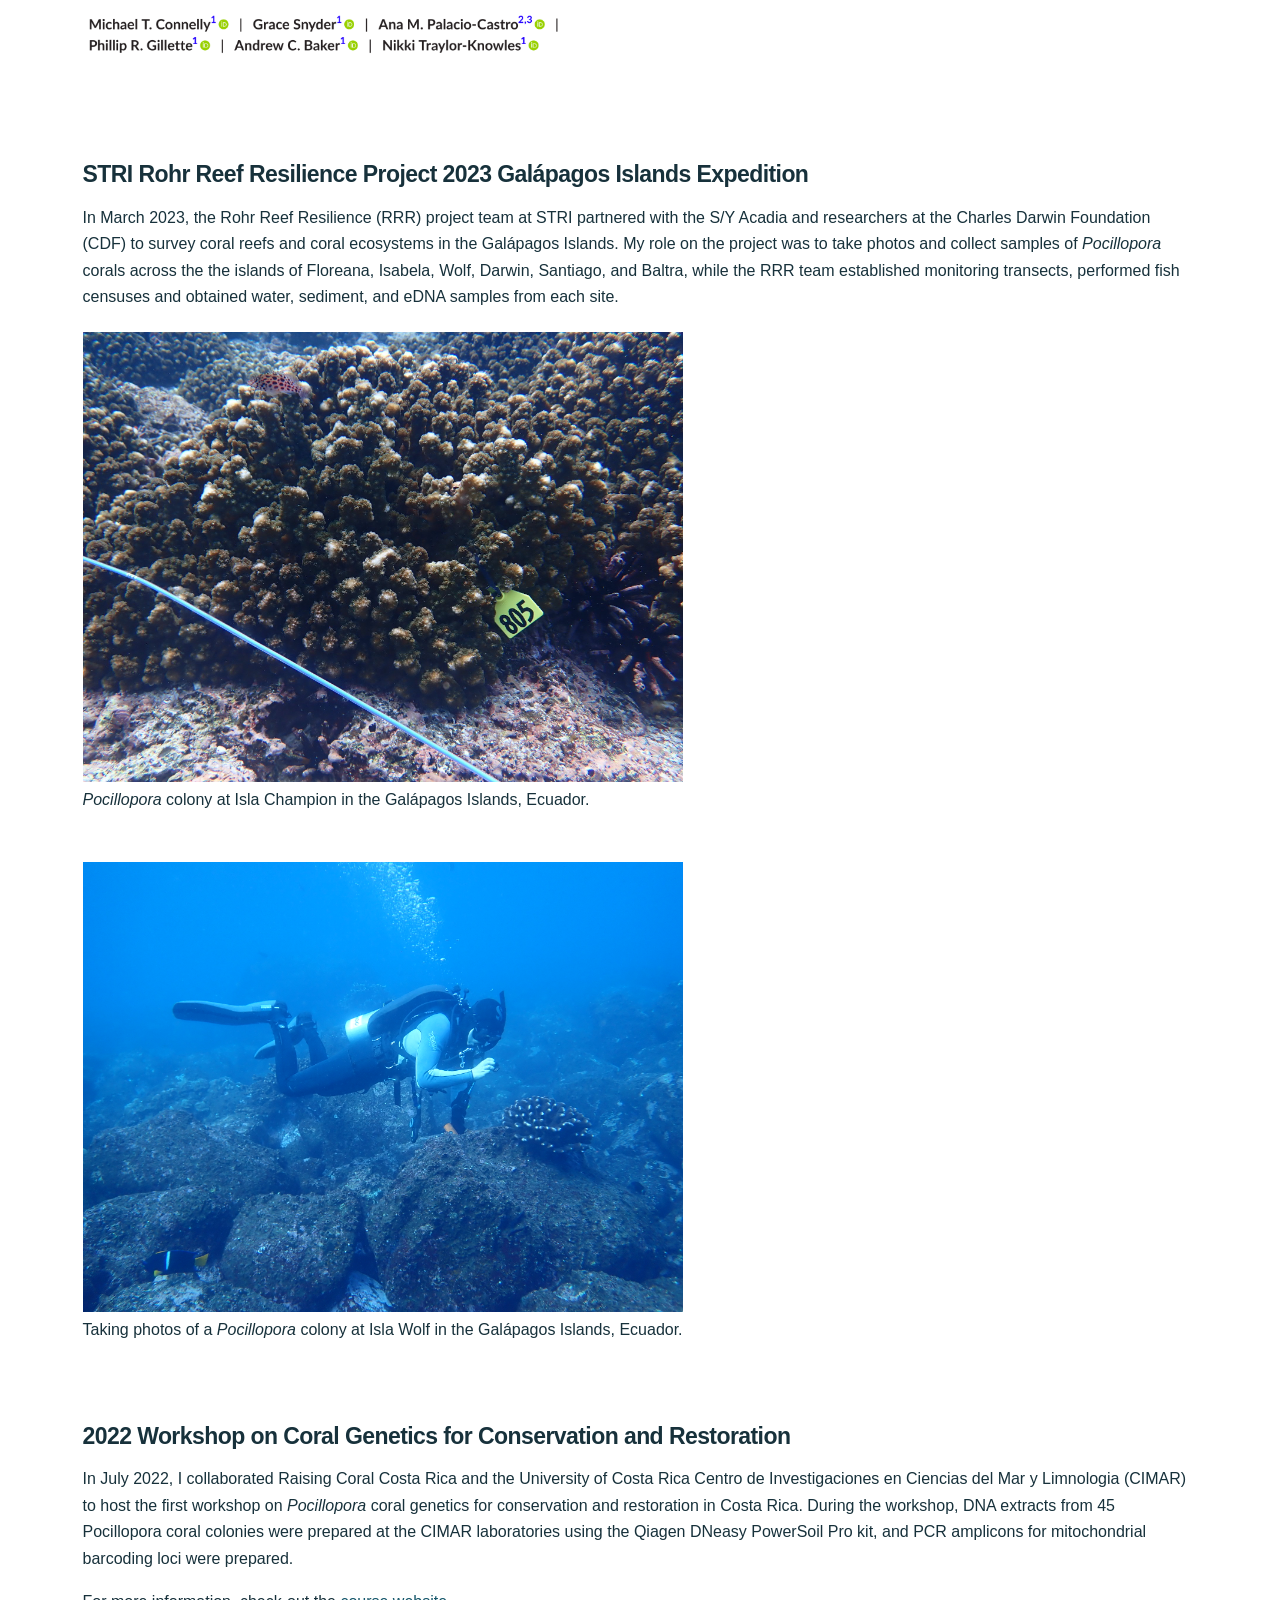
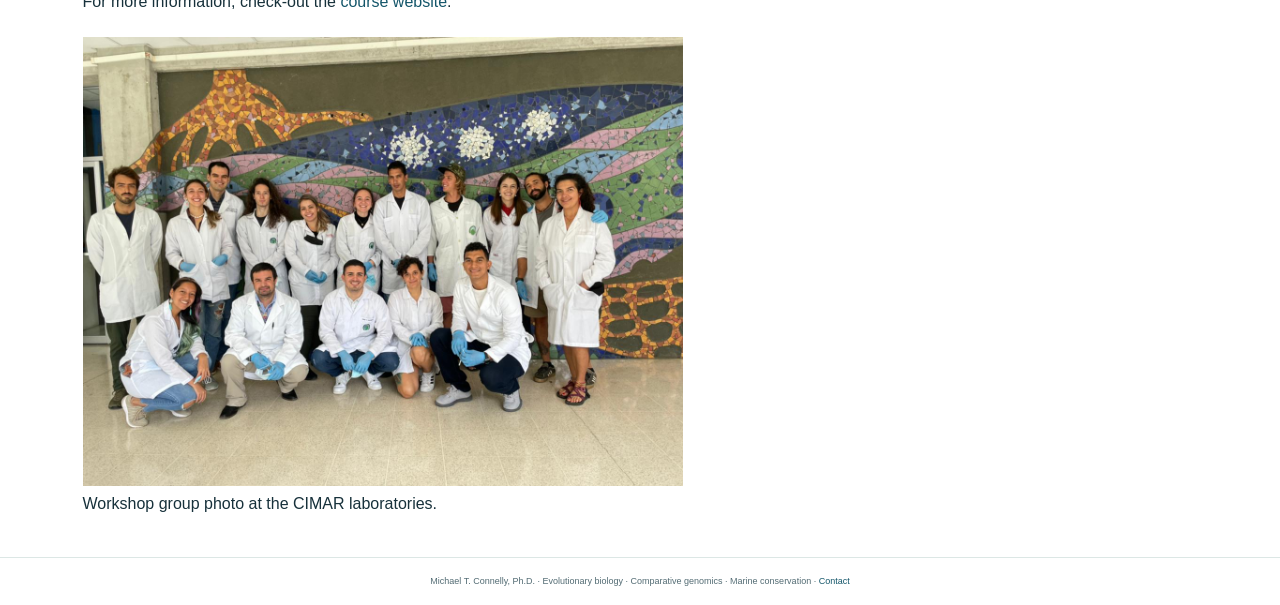
<file: projectupdates.html>
<!doctype html>
<html lang="en">
<head>
  <meta charset="utf-8">
  <meta name="viewport" content="width=device-width, initial-scale=1">
  <meta name="description" content="Michael T. Connelly, evolutionary biologist working in comparative genomics, cnidarian cell-type evolution, coral biodiversity, and marine conservation.">
  <title>Project Updates | Michael T. Connelly</title>
<script src="site_libs/header-attrs-2.32/header-attrs.js"></script>
<script src="site_libs/jquery-3.6.0/jquery-3.6.0.min.js"></script>
<meta name="viewport" content="width=device-width, initial-scale=1" />
<link href="site_libs/bootstrap-3.3.5/css/bootstrap.min.css" rel="stylesheet" />
<script src="site_libs/bootstrap-3.3.5/js/bootstrap.min.js"></script>
<script src="site_libs/bootstrap-3.3.5/shim/html5shiv.min.js"></script>
<script src="site_libs/bootstrap-3.3.5/shim/respond.min.js"></script>
<style>h1 {font-size: 34px;}
       h1.title {font-size: 38px;}
       h2 {font-size: 30px;}
       h3 {font-size: 24px;}
       h4 {font-size: 18px;}
       h5 {font-size: 16px;}
       h6 {font-size: 12px;}
       code {color: inherit; background-color: rgba(0, 0, 0, 0.04);}
       pre:not([class]) { background-color: white }</style>
<script src="site_libs/jqueryui-1.13.2/jquery-ui.min.js"></script>
<link href="site_libs/tocify-1.9.1/jquery.tocify.css" rel="stylesheet" />
<script src="site_libs/tocify-1.9.1/jquery.tocify.js"></script>
<script src="site_libs/navigation-1.1/tabsets.js"></script>
<!-- Google tag (gtag.js) -->
<script async src="https://www.googletagmanager.com/gtag/js?id=G-3F26P0RLC5"></script>
<script>
  window.dataLayer = window.dataLayer || [];
  function gtag(){dataLayer.push(arguments);}
  gtag('js', new Date());

  gtag('config', 'G-3F26P0RLC5');
</script>
<link rel="stylesheet" href="./styles.css">
</head>
<body>
  <header class="site-header">
    <nav class="site-nav" aria-label="Main navigation">
      <a class="site-brand" href="./index.html">Michael T. Connelly, Ph.D.</a>
      <div class="site-nav-links">
        <a href="./index.html">Home</a>
        <a href="./cv.html">CV</a>
        <a href="./projects.html">Research</a>
        <a href="./contact.html">Contact</a>
      </div>
    </nav>
  </header>
  <main class="site-main">
<style type="text/css">

body, td {
   font-size: 16px;
}
</style>
<div
id="summer-2024-conferences-pocillopora-coral-diversity-at-evolution-podocoryna-scrnaseq-at-cnidofest"
class="section level2">
<h2>Summer 2024 conferences: <em>Pocillopora</em> coral diversity at
Evolution, <em>Podocoryna</em> scRNAseq at Cnidofest</h2>
<p>I greatly enjoyed presenting my research at two conferences in July
and August 2024, first at the 3rd Joint Congress on Evolutionary Biology
in Montreal, Canada, and later at Cnidofest 2024 in Bethlehem,
Pennsylvania! You can watch the recording from the Evolution conference
at <a
href="https://www.youtube.com/watch?v=Md7D4jyhMNs&amp;list=PLnl_pi1g6Uve0ZkdmIUjGw3fu91avxcE3&amp;index=230">this
link</a> to see the most current results from my <em>Pocillopora</em>
coral genomics research. At Cnidofest, I presented the preliminary
results from our work to build a <em>Podocoryna</em> single-cell atlas,
and greatly enjoyed re-introducing myself to the cnidarian model system
research community!</p>
<div class="float">
<img src="images/Cnidofest_presentation.JPG"
style="margin: 5px 5px 5px 0" width="600"
alt="Presenting early work on Podocoryna cell type diversity at Cnidofest 2024." />
<div class="figcaption">Presenting early work on <em>Podocoryna</em>
cell type diversity at Cnidofest 2024.</div>
</div>
<p> </p>
</div>
<div
id="nhgri-summer-intership-program-poster-session-highlights-utility-of-protein-structural-methods-for-uncovering-cnidarian-allorecognition-systems"
class="section level2">
<h2>NHGRI Summer Intership Program poster session highlights utility of
protein structural methods for uncovering cnidarian allorecognition
systems</h2>
<p>This summer, the Baxevanis lab at the NHGRI hosted Jonah Petty from
the University of Maryland, Baltimore County for an 8-week internship
where he learned computational methods in genomic analysis such as gene
model prediction, BLAST searches, and protein structural predictions
with AlphaFold2. Jonah applied these approaches to explore the diversity
of cnidarian allorecognition systems, focusing on a suite of model
cnidarians from across the phylum with various body plans (solitary
vs. colonial) and life history strategies (benthic vs. free-living) to
see if these traits are linked to the number of allorecognition (ALR)
protein homologs and diversity of protein domain architectures found in
their genomes. Jonah discovered some very interesting trends that we
will be exploring further in future work, and we are excited that he is
returning to the lab this fall!</p>
<div class="float">
<img src="images/Jonah_Poster.JPG" style="margin: 5px 5px 5px 0"
width="600"
alt="Jonah presenting his poster at the NIH research symposium, picture with Alberto Rivera and myself." />
<div class="figcaption">Jonah presenting his poster at the NIH research
symposium, picture with Alberto Rivera and myself.</div>
</div>
<p> </p>
</div>
<div
id="beginning-research-on-cnidarian-muscle-gut-and-nervous-system-evolution-at-the-national-institutes-of-health---national-human-genome-research-institute-nhgri"
class="section level2">
<h2>Beginning research on cnidarian muscle, gut, and nervous system
evolution at the National Institutes of Health - National Human Genome
Research Institute (NHGRI)</h2>
<p>I have begun a new fellowship at the NIH, merging my interests in
cnidarian evolution, immunology, and health in Dr. Andy Baxevanis’ lab
in the NHGRI Computational Genomics Unit. I will be working on genome
assemblies and single-cell RNAseq projects seeking to understand the
evolutionary origins of complex tissues such as muscle, gut, and nervous
systems, while exploring their relevance to immune functions and
host-microbe interactions in diverse cnidarian species. Our work will
begin in <em>Podocoryna carnea</em>, also known as the “Smooth-spined
snailfur.”</p>
<p> </p>
</div>
<div
id="new-paper-on-leveraging-dry-stony-coral-specimens-for-museum-genomics-now-published-in-coral-reefs"
class="section level2">
<h2>New paper on leveraging dry stony coral specimens for museum
genomics now published in Coral Reefs!</h2>
<p>A new paper from my Smithsonian Biodiversity Genomics fellowship is
now available at the journal <em>Coral Reefs</em>, titled “Unlocking the
treasure trove: leveraging dry coral specimens for museum genomics”.
This project is the first to demonstrate that historical DNA (hDNA), or
DNA &lt;200 years old, can be extracted from dry coral museum specimens
and used for target-enrichment sequencing to recover ultraconserved
elements (UCEs) for phylogenetic analysis. In this work, we demonstrate
that <em>Pocillopora</em> coral specimens up to 90 years old can be used
for genomic analysis and placed in the context of contemporary
biodiversity. There are many important consequences for using historical
specimens for genomics - we can now turn back the clock and examine
changes in coral biodiversity, symbiosis, and adaptation over the past
several decades, and by including type specimens in future analyses, we
can resolve many taxonomic problems without the need to collect new
“topotype” specimens from the field! Please give the paper a read at <a
href="https://doi.org/10.1007/s00338-024-02525-5">this link</a> to see
how you can apply these methods to your own research, and email me
directly if you would like a free copy of the PDF!</p>
<div class="float">
<img src="images/hDNA_UCEs_Figure2.JPG" style="margin: 5px 5px 5px 0"
width="600"
alt="UCE target enrichment sequencing enables phylogenetic analysis of dry USNM voucher specimens." />
<div class="figcaption">UCE target enrichment sequencing enables
phylogenetic analysis of dry USNM voucher specimens.</div>
</div>
<p> </p>
</div>
<div
id="pocillopora-host-bacteria-interactions-paper-published-in-molecular-ecology"
class="section level2">
<h2><em>Pocillopora</em> host-bacteria interactions paper published in
Molecular Ecology!</h2>
<p>I am thrilled to share that my manuscript titled “Antibiotics reduce
Pocillopora coral-associated bacteria diversity, decrease holobiont
oxygen consumption, and activate immune gene expression” has been
published in Molecular Ecology! This research delves into the intricate
relationships within Pocillopora coral holobiont, uncovering significant
insights on how antibiotics treatments reduce bacterial diversity and
cause immune activation. These findings contribute to our understanding
of coral health and pave the way for further exploration in
coral-microbe interactions. I invite you to explore the detailed
findings in the published manuscript, available now at <a
href="https://doi.org/10.1111/mec.17049">this link</a>!</p>
<p><img src="images/Connelly2023.PNG" style="margin: 5px 5px 5px 0"
width="600" /></p>
<p> </p>
</div>
<div
id="stri-rohr-reef-resilience-project-2023-galápagos-islands-expedition"
class="section level2">
<h2>STRI Rohr Reef Resilience Project 2023 Galápagos Islands
Expedition</h2>
<p>In March 2023, the Rohr Reef Resilience (RRR) project team at STRI
partnered with the S/Y Acadia and researchers at the Charles Darwin
Foundation (CDF) to survey coral reefs and coral ecosystems in the
Galápagos Islands. My role on the project was to take photos and collect
samples of <em>Pocillopora</em> corals across the the islands of
Floreana, Isabela, Wolf, Darwin, Santiago, and Baltra, while the RRR
team established monitoring transects, performed fish censuses and
obtained water, sediment, and eDNA samples from each site.</p>
<div class="float">
<img src="images/Pocillopora_805_Champion.JPG"
style="margin: 5px 5px 5px 0" width="600"
alt="Pocillopora colony at Isla Champion in the Galápagos Islands, Ecuador." />
<div class="figcaption"><em>Pocillopora</em> colony at Isla Champion in
the Galápagos Islands, Ecuador.</div>
</div>
<p> </p>
<div class="float">
<img src="images/Mike_Wolf_Transect-10.JPG"
style="margin: 5px 5px 5px 0" width="600"
alt="Taking photos of a Pocillopora colony at Isla Wolf in the Galápagos Islands, Ecuador." />
<div class="figcaption">Taking photos of a <em>Pocillopora</em> colony
at Isla Wolf in the Galápagos Islands, Ecuador.</div>
</div>
<p> </p>
</div>
<div id="workshop-on-coral-genetics-for-conservation-and-restoration"
class="section level2">
<h2>2022 Workshop on Coral Genetics for Conservation and
Restoration</h2>
<p>In July 2022, I collaborated Raising Coral Costa Rica and the
University of Costa Rica Centro de Investigaciones en Ciencias del Mar y
Limnologia (CIMAR) to host the first workshop on <em>Pocillopora</em>
coral genetics for conservation and restoration in Costa Rica. During
the workshop, DNA extracts from 45 Pocillopora coral colonies were
prepared at the CIMAR laboratories using the Qiagen DNeasy PowerSoil Pro
kit, and PCR amplicons for mitochondrial barcoding loci were
prepared.</p>
<p>For more information, check-out the <a
href="https://michaeltconnelly.github.io/RaisingCoral_CoralGeneticsWorkshop_2022/">course
website</a>.</p>
<div class="float">
<img src="images/RCCR_workshop_group_photo.JPG"
style="margin: 5px 5px 5px 0" width="600"
alt="Workshop group photo at the CIMAR laboratories." />
<div class="figcaption">Workshop group photo at the CIMAR
laboratories.</div>
</div>
</div>
  </main>
  <footer class="site-footer">Michael T. Connelly, Ph.D. · Evolutionary biology · Comparative genomics · Marine conservation · <a href="./contact.html">Contact</a></footer>
</body>
</html>
</file>
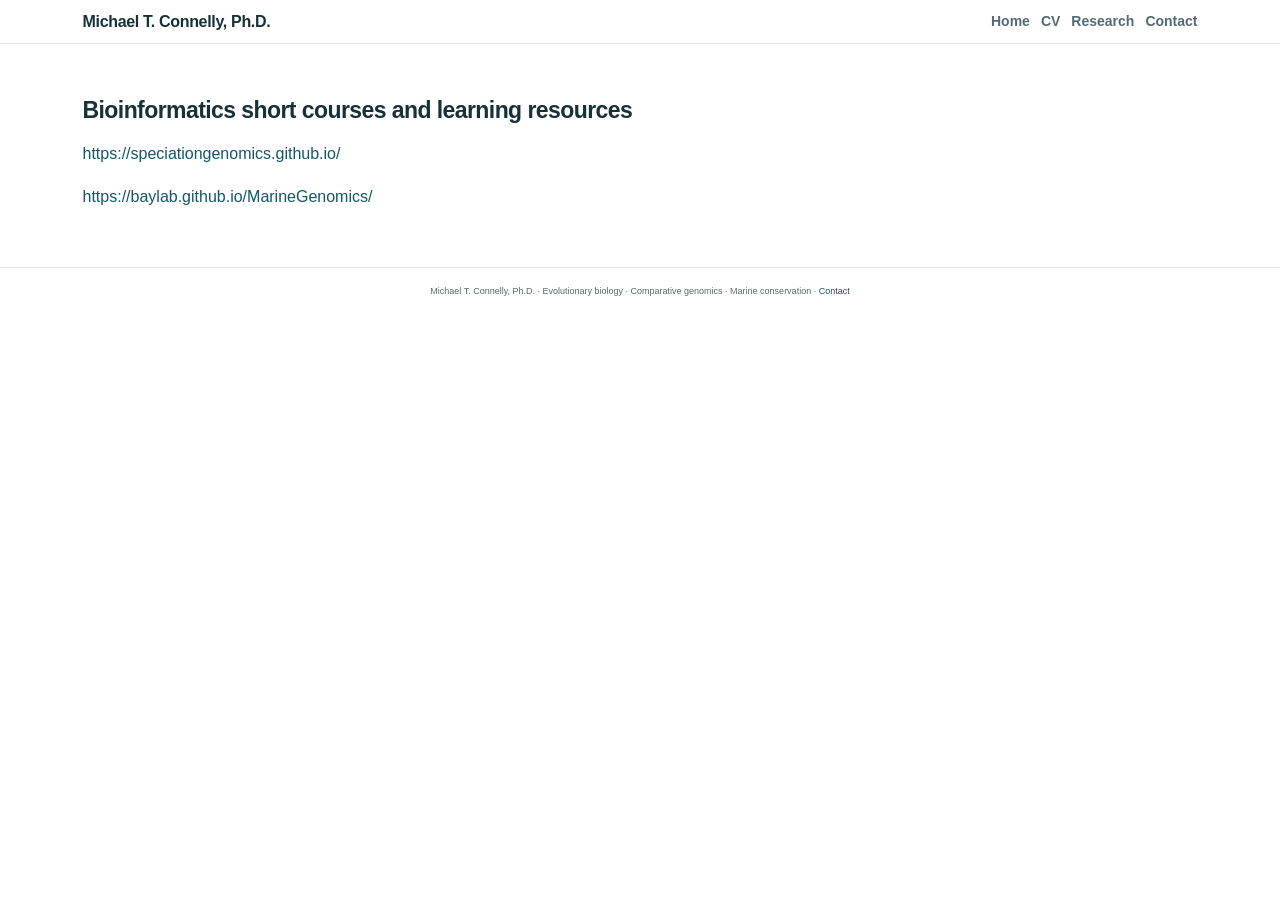
<file: resources.html>
<!doctype html>
<html lang="en">
<head>
  <meta charset="utf-8">
  <meta name="viewport" content="width=device-width, initial-scale=1">
  <meta name="description" content="Michael T. Connelly, evolutionary biologist working in comparative genomics, cnidarian cell-type evolution, coral biodiversity, and marine conservation.">
  <title>Resources | Michael T. Connelly</title>
<script src="site_libs/header-attrs-2.32/header-attrs.js"></script>
<script src="site_libs/jquery-3.6.0/jquery-3.6.0.min.js"></script>
<meta name="viewport" content="width=device-width, initial-scale=1" />
<link href="site_libs/bootstrap-3.3.5/css/bootstrap.min.css" rel="stylesheet" />
<script src="site_libs/bootstrap-3.3.5/js/bootstrap.min.js"></script>
<script src="site_libs/bootstrap-3.3.5/shim/html5shiv.min.js"></script>
<script src="site_libs/bootstrap-3.3.5/shim/respond.min.js"></script>
<style>h1 {font-size: 34px;}
       h1.title {font-size: 38px;}
       h2 {font-size: 30px;}
       h3 {font-size: 24px;}
       h4 {font-size: 18px;}
       h5 {font-size: 16px;}
       h6 {font-size: 12px;}
       code {color: inherit; background-color: rgba(0, 0, 0, 0.04);}
       pre:not([class]) { background-color: white }</style>
<script src="site_libs/jqueryui-1.13.2/jquery-ui.min.js"></script>
<link href="site_libs/tocify-1.9.1/jquery.tocify.css" rel="stylesheet" />
<script src="site_libs/tocify-1.9.1/jquery.tocify.js"></script>
<script src="site_libs/navigation-1.1/tabsets.js"></script>
<!-- Google tag (gtag.js) -->
<script async src="https://www.googletagmanager.com/gtag/js?id=G-3F26P0RLC5"></script>
<script>
  window.dataLayer = window.dataLayer || [];
  function gtag(){dataLayer.push(arguments);}
  gtag('js', new Date());

  gtag('config', 'G-3F26P0RLC5');
</script>
<link rel="stylesheet" href="./styles.css">
</head>
<body>
  <header class="site-header">
    <nav class="site-nav" aria-label="Main navigation">
      <a class="site-brand" href="./index.html">Michael T. Connelly, Ph.D.</a>
      <div class="site-nav-links">
        <a href="./index.html">Home</a>
        <a href="./cv.html">CV</a>
        <a href="./projects.html">Research</a>
        <a href="./contact.html">Contact</a>
      </div>
    </nav>
  </header>
  <main class="site-main">
<style type="text/css">

body, td {
   font-size: 16px;
}
</style>
<div id="bioinformatics-short-courses-and-learning-resources"
class="section level2">
<h2>Bioinformatics short courses and learning resources</h2>
<p><a href="https://speciationgenomics.github.io/"
class="uri">https://speciationgenomics.github.io/</a></p>
<p><a href="https://baylab.github.io/MarineGenomics/"
class="uri">https://baylab.github.io/MarineGenomics/</a></p>
</div>
  </main>
  <footer class="site-footer">Michael T. Connelly, Ph.D. · Evolutionary biology · Comparative genomics · Marine conservation · <a href="./contact.html">Contact</a></footer>
</body>
</html>
</file>
<file: styles.css>
/* Research portfolio theme: deep ocean ink, sea-glass accents, readable type. */
:root {
  --ink: #17313b;
  --muted: #526b73;
  --ocean: #14566a;
  --teal: #2a7d78;
  --sea-glass: #e8f2ef;
  --paper: #ffffff;
  --line: #dce7e5;
  --sand: #f5f7f4;
}
html { scroll-behavior: smooth; }
body {
  color: var(--ink);
  background: var(--paper);
  font-family: -apple-system, BlinkMacSystemFont, "Segoe UI", "Helvetica Neue", Arial, sans-serif;
  font-size: 18px;
  line-height: 1.65;
  -webkit-font-smoothing: antialiased;
}
#content, .container { max-width: 1140px; }
.main-container { max-width: 1140px; padding-bottom: 4rem; }
.navbar-default { background: #fff; border: 0; border-bottom: 1px solid var(--line); box-shadow: 0 2px 12px rgba(23,49,59,.04); }
.navbar-default .navbar-brand { color: var(--ink); font-weight: 700; letter-spacing: -.02em; }
.navbar-default .navbar-nav > li > a { color: var(--muted); font-weight: 600; }
.navbar-default .navbar-nav > li > a:hover,
.navbar-default .navbar-brand:hover { color: var(--teal); }
a { color: var(--ocean); text-decoration-thickness: 1px; text-underline-offset: 3px; }
a:hover, a:focus { color: var(--teal); }
h1, h2, h3, h4 { color: var(--ink); font-weight: 700; line-height: 1.2; letter-spacing: -.025em; }
h1 { font-size: clamp(2.4rem, 4vw, 3.65rem); margin-top: .3em; }
h2 { font-size: clamp(1.7rem, 2.5vw, 2.3rem); margin-top: 2.3em; margin-bottom: .7em; }
h3 { font-size: 1.35rem; }
p { margin-bottom: 1.05em; }
hr { border-top: 1px solid var(--line); margin: 2.5rem 0; }
.eyebrow, .card-kicker, .publication-year {
  color: var(--teal); font-size: .77rem; font-weight: 800; letter-spacing: .12em; text-transform: uppercase;
}
.cover-hero { position: relative; min-height: clamp(430px, 58vw, 660px); overflow: hidden; display: flex; align-items: flex-end; border-radius: 10px; margin: 2rem 0 3rem; background: #17313b; }
.cover-photo { position: absolute; inset: 0; width: 100%; height: 100%; object-fit: cover; object-position: center 48%; }
.cover-shade { position: absolute; inset: 0; background: linear-gradient(90deg, rgba(9,30,37,.78), rgba(9,30,37,.35) 70%, rgba(9,30,37,.08)); }
.cover-copy { position: relative; z-index: 1; max-width: 900px; padding: clamp(2rem, 6vw, 5rem); color: #fff; }
.cover-copy .eyebrow { color: #b9e2d7; }
.cover-copy h1 { color: #fff; font-size: clamp(2.7rem, 5.8vw, 5rem); line-height: 1.04; max-width: 850px; margin: .35em 0 .4em; letter-spacing: -.04em; }
.cover-subtitle { color: rgba(255,255,255,.94); font-size: clamp(1.2rem, 2vw, 1.55rem); line-height: 1.5; max-width: 730px; }
.intro-panel { display: grid; grid-template-columns: minmax(0, 1fr) 190px; gap: clamp(2rem, 5vw, 4rem); align-items: center; padding: 1rem 0 3.2rem; border-bottom: 1px solid var(--line); }
.intro-copy { max-width: 850px; }
.intro-copy h2 { margin: .35rem 0 .8rem; font-size: clamp(1.8rem, 3vw, 2.5rem); }
.intro-copy > p:not(.eyebrow):not(.hero-role) { color: #34515a; font-size: 1.1rem; line-height: 1.7; }
.hero {
  display: grid; grid-template-columns: minmax(0, 1.65fr) minmax(210px, .75fr);
  gap: clamp(2rem, 5vw, 4.5rem); align-items: center;
  padding: clamp(2rem, 5vw, 4.5rem) 0 3rem; border-bottom: 1px solid var(--line);
}
.hero h1 { margin: .15em 0 .4em; max-width: 700px; }
.hero-lead { color: #34515a; font-size: clamp(1.15rem, 2vw, 1.35rem); line-height: 1.55; max-width: 760px; }
.hero-role { color: var(--muted); font-size: .96rem; }
.profile-photo { width: 100%; max-width: 175px; aspect-ratio: 4 / 5; object-fit: cover; object-position: center 25%; border-radius: 10px; justify-self: end; box-shadow: 10px 10px 0 var(--sea-glass); }
.hero-links { display: flex; flex-wrap: wrap; align-items: center; gap: 1rem 1.5rem; margin-top: 1.6rem; }
.button-link { display: inline-block; padding: .7rem 1.15rem; border-radius: 5px; color: #fff !important; background: var(--ocean); font-size: .92rem; font-weight: 700; text-decoration: none; }
.button-link:hover, .button-link:focus { background: var(--teal); text-decoration: none; }
.text-link { font-size: .95rem; font-weight: 700; text-decoration: none; }
.section-intro { max-width: 850px; padding: 2.2rem 0 .5rem; }
.section-intro h2 { margin-top: .35rem; }
.section-intro p:last-child { color: var(--muted); font-size: 1.06rem; }
.research-overview { padding-top: 1.5rem; }
.research-grid { display: grid; grid-template-columns: repeat(3, minmax(0, 1fr)); gap: 1.2rem; margin: 2rem 0 3rem; }
.research-card { overflow: hidden; border: 1px solid var(--line); border-radius: 8px; background: #fff; transition: box-shadow .18s ease, transform .18s ease; }
.research-card:hover { transform: translateY(-3px); box-shadow: 0 12px 28px rgba(23,49,59,.09); }
.research-card > img { display: block; width: 100%; height: 180px; object-fit: cover; }
.research-card-body { padding: 1.2rem 1.25rem 1.35rem; }
.research-card h3 { margin-top: .25rem; }
.research-card p:not(.card-kicker) { color: var(--muted); font-size: .96rem; }
.research-card a { font-weight: 700; font-size: .92rem; text-decoration: none; }
.contribution-list { border-top: 1px solid var(--line); margin: 1.2rem 0 2.5rem; }
.contribution { display: grid; grid-template-columns: 65px minmax(0, 1fr); gap: 1.1rem; padding: 1.2rem 0; border-bottom: 1px solid var(--line); }
.contribution-year { padding-top: .15rem; font-size: .85rem; letter-spacing: .04em; }
.contribution p { margin: .25rem 0; color: var(--muted); font-size: .92rem; }
.contribution a { font-size: .9rem; font-weight: 700; text-decoration: none; }
.skill-list { display: flex; flex-wrap: wrap; gap: .55rem; margin: 1.3rem 0 2.4rem; }
.skill-list span { padding: .38rem .75rem; border: 1px solid #c9dfd9; border-radius: 999px; background: var(--sea-glass); color: #24564f; font-size: .88rem; font-weight: 600; }
.closing-cta { display: flex; align-items: center; justify-content: space-between; gap: 2rem; margin-top: 3rem; padding: 1.7rem 1.8rem; border-radius: 8px; background: var(--sand); }
.closing-cta h2 { margin: 0 0 .5rem; font-size: 1.6rem; }
.closing-cta p { margin: 0; color: var(--muted); }
.cta-links { display: flex; flex-wrap: wrap; gap: .8rem 1.2rem; min-width: 180px; }
.cta-links a { font-weight: 700; font-size: .92rem; }
.page-lede { max-width: 860px; color: var(--muted); font-size: 1.15rem; line-height: 1.65; margin: 1.2rem 0 2.5rem; }
.project-image { margin: 1.5rem 0 2rem; }
.project-image img { display: block; max-width: 100%; max-height: 540px; height: auto; margin: 0 auto; border-radius: 5px; }
.image-caption, .small-note { color: var(--muted); font-size: .88rem; text-align: center; margin-top: .6rem; }
.publication-feature { padding: 1.15rem 1.35rem; margin: 1rem 0; border-left: 3px solid var(--teal); background: var(--sand); overflow-wrap: anywhere; }
.publication-feature p { margin-bottom: .55rem; }
.publication-feature .publication-year { margin-bottom: .5rem; }
.publication-feature a { font-size: .92rem; font-weight: 600; }
.cv-download { display: flex; align-items: center; justify-content: space-between; gap: 1.5rem; padding: 1.4rem 1.6rem; margin: 1.5rem 0; background: var(--sea-glass); border-radius: 8px; }
.cv-download h2 { margin: 0 0 .4rem; font-size: 1.45rem; }
.cv-download p { margin: 0; color: var(--muted); }
.cv-frame { display: block; width: 100%; height: 1000px; border: 1px solid var(--line); border-radius: 5px; margin-top: 1.2rem; }
img { max-width: 100%; height: auto; }
:focus-visible { outline: 3px solid #e6a23c; outline-offset: 3px; }
@media (max-width: 767px) {
  body { font-size: 17px; }
  .cover-hero { min-height: 500px; margin-top: 1rem; }
  .cover-copy { padding: 1.5rem; }
  .cover-copy h1 { font-size: clamp(2.5rem, 10vw, 3.5rem); }
  .intro-panel { grid-template-columns: 1fr; gap: 1.5rem; }
  .profile-photo { width: 125px; max-width: 125px; justify-self: start; }
  
  
  .hero h1 { font-size: 2.5rem; }
  .research-grid { grid-template-columns: 1fr; }
  .research-card > img { height: 210px; }
  .closing-cta, .cv-download { align-items: flex-start; flex-direction: column; }
  .contribution { grid-template-columns: 48px minmax(0, 1fr); gap: .75rem; }
  .cv-frame { height: 75vh; min-height: 520px; }
  .navbar-default .navbar-brand { font-size: 15px; }
}
@media (prefers-reduced-motion: reduce) {
  html { scroll-behavior: auto; }
  *, *::before, *::after { transition-duration: .01ms !important; animation-duration: .01ms !important; }
}

.site-header { border-bottom: 1px solid var(--line); background: #fff; }
.site-nav { max-width: 1140px; margin: 0 auto; padding: .85rem 1.25rem; display: flex; flex-wrap: wrap; align-items: center; justify-content: space-between; gap: .7rem 1.5rem; }
.site-brand { color: var(--ink); font-weight: 800; text-decoration: none; letter-spacing: -.02em; }
.site-nav-links { display: flex; flex-wrap: wrap; gap: .4rem 1.1rem; align-items: center; }
.site-nav-links a { color: var(--muted); font-size: 1.4rem; font-weight: 700; text-decoration: none; }
.site-nav-links a:hover, .site-nav-links a:focus { color: var(--teal); }
.site-main { max-width: 1140px; margin: 0 auto; padding: 0 1.25rem 4rem; }
.site-footer { border-top: 1px solid var(--line); color: var(--muted); font-size: .9rem; padding: 1.6rem 1.25rem; text-align: center; }
.site-main > h1:first-child { margin-top: 2rem; }
@media (max-width: 767px) { .site-nav { align-items: flex-start; flex-direction: column; } .site-nav-links { gap: .5rem 1rem; } }
</file>
<file: site_libs/highlightjs-9.12.0/default.css>
.hljs-literal {
  color: #990073;
}

.hljs-number {
  color: #099;
}

.hljs-comment {
  color: #998;
  font-style: italic;
}

.hljs-keyword {
  color: #900;
  font-weight: bold;
}

.hljs-string {
  color: #d14;
}
</file>
